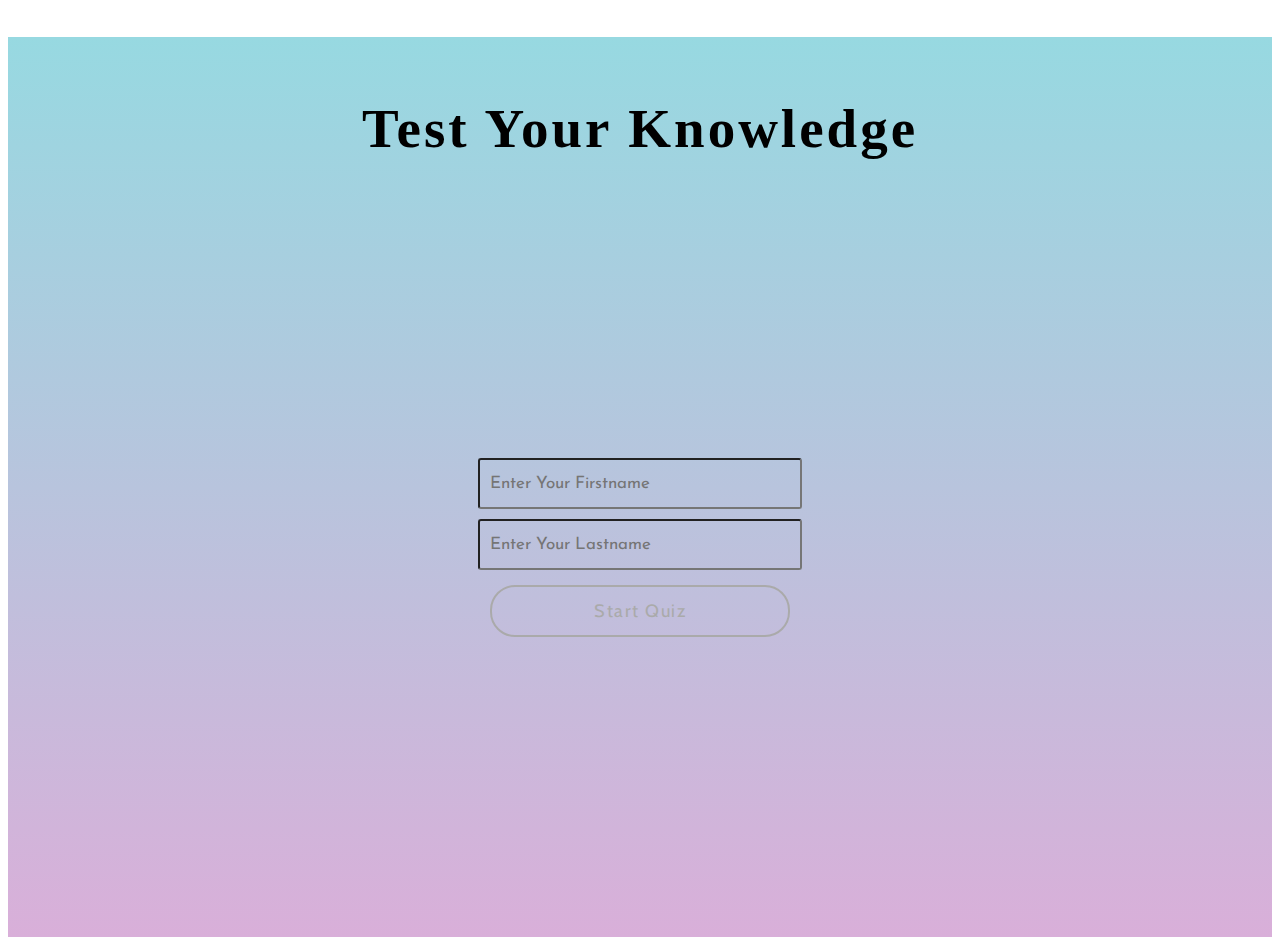
<file: Quiz/index.html>
<!DOCTYPE html>
<html lang="en">
<head>
	<meta charset="UTF-8">
	<title>Quiz</title>
	<link href="https://fonts.googleapis.com/css?family=Cabin" rel="stylesheet">
	<link rel="stylesheet" href="css.css">
	<link href="https://fonts.googleapis.com/css?family=Cormorant+Garamond|Inconsolata" rel="stylesheet">
	<link href="https://fonts.googleapis.com/css?family=Crimson+Text|Raleway" rel="stylesheet">
	<link href="https://fonts.googleapis.com/css?family=Josefin+Sans" rel="stylesheet">

</head>
<body>

    <section class="landing-page-container">

        <div class="landing-page-wrapper">
        <h1 id="landing-page-heading">Test Your Knowledge</h1>
           <div class="landing-inputs-wrapper">
            <input type="text" id="firstname" class="fullname" placeholder="Enter Your Firstname">
            <input type="text" id="lastname" class="fullname" placeholder="Enter Your Lastname">
            <button id="start-quiz-btn">Start Quiz</button>
            </div>
        </div>

    </section>

  <section class="admin-panel-container" style="display: none;">

       <div class='admin-panel-wrapper'>
        <div class="header">
         <h2>Add Questions</h2>
         <a href=""><button id="admin-logout-btn">Logout</button></a>
        </div>

         <div class="forms-wrapper">
          <button id="question-update-btn">Update</button>
          <button id="question-delete-btn">Delete</button>

          <textarea id="new-question-text" cols="" rows="" placeholder="New Question"></textarea>
          <div class="admin-options-container">
              <div class="admin-option-wrapper">
                  <input type="radio" class="admin-option-0" name="answer" value="0">
                  <input type="text" class="admin-option admin-option-0" value="">
              </div>
              <div class="admin-option-wrapper">
                  <input type="radio" class="admin-option-1" name="answer" value="1">
                  <input type="text" class="admin-option admin-option-1" value="">
              </div>
          </div>

          <button id="question-insert-btn">Insert</button>
         </div>

        <button id="questions-clear-btn">Clear List</button>
       </div>

       <div class="results-list-container">
         <div class="clear">
          <h2>Results</h2>
          <button id="results-clear-btn">Clear Results</button>
         </div>
          <div class="results-list-wrapper">

          </div>
       </div>

       <div class="inserted-questions-wrapper">

       </div>

   </section>

   <section class="quiz-container" style="display: none;">
    <div class="quiz-wrapper">

        <h2 id="asked-question-text">Why do you want to become developer?</h2>

        <div class="instant-answer-container">
        <img id="emotion" src="images/happy.png">
        <div id="instant-answer-wrapper">
            <p id="instant-answer-text">This is a correct answer</p>
            <button id="next-question-btn">Next</button>
        </div>
        </div>

        <div class="quiz-options-wrapper">
            <div class="choice-0"><span class="choice-0">1</span><p  class="choice-0">test1</p></div>
            <div class="choice-1"><span class="choice-1">2</span><p  class="choice-1">test2</p></div>
            <div class="choice-2"><span class="choice-2">3</span><p  class="choice-2">test3</p></div>
            <div class="choice-3"><span class="choice-3">4</span><p  class="choice-3">test4</p></div>
        </div>

    </div>

<!--***********PROGRESS BAR***********-->
    <div class="progressBar">
        <p id="progress">2/20</p>
        <progress value="30" max="100"></progress>
    </div>
   </section>

 <section class="final-result-container" style="display: none;">
    <div class="final-result-wrapper">
      <div class="final-result">
        <a href=""><button id="final-logout-btn">Logout</button></a>
        <h2 id="final-score-text"></h2>
       </div>
    </div>
 </section>

   </body>
   <script src="js/script.js"></script>
</html>
</file>
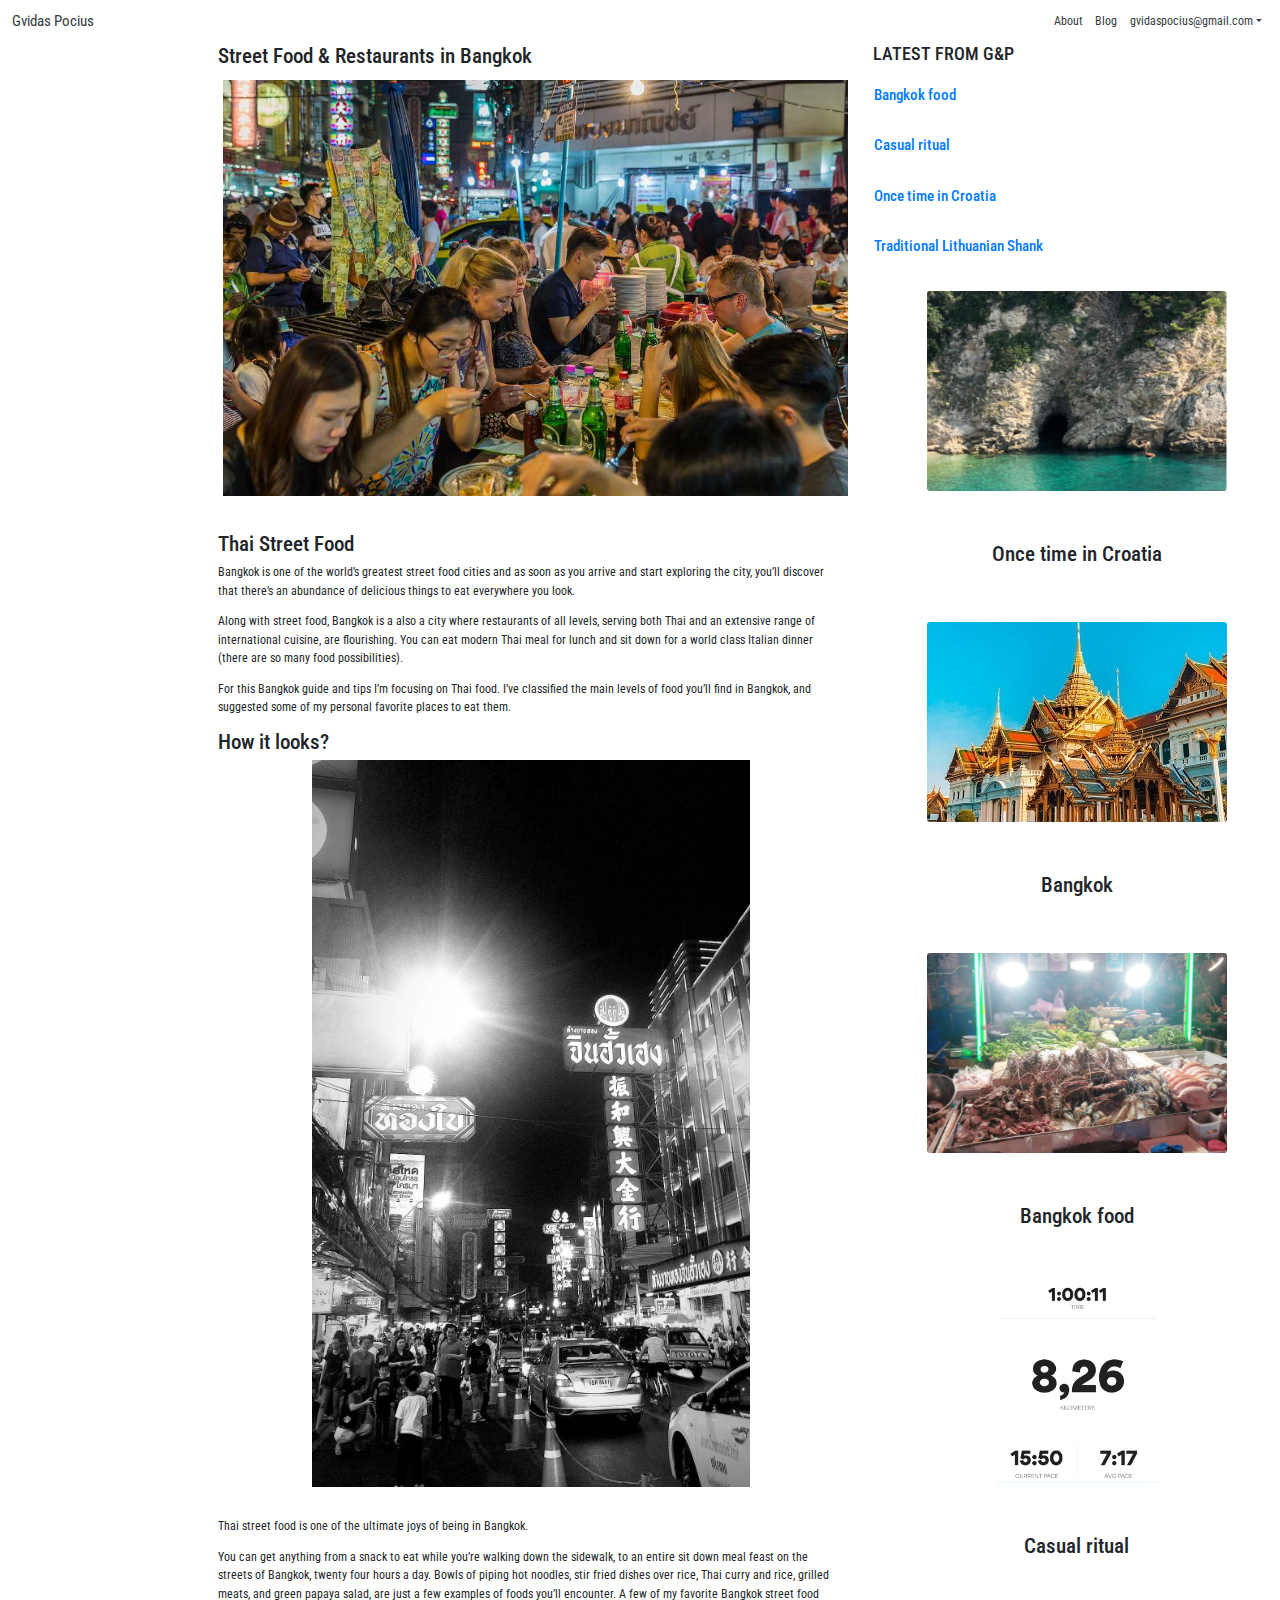
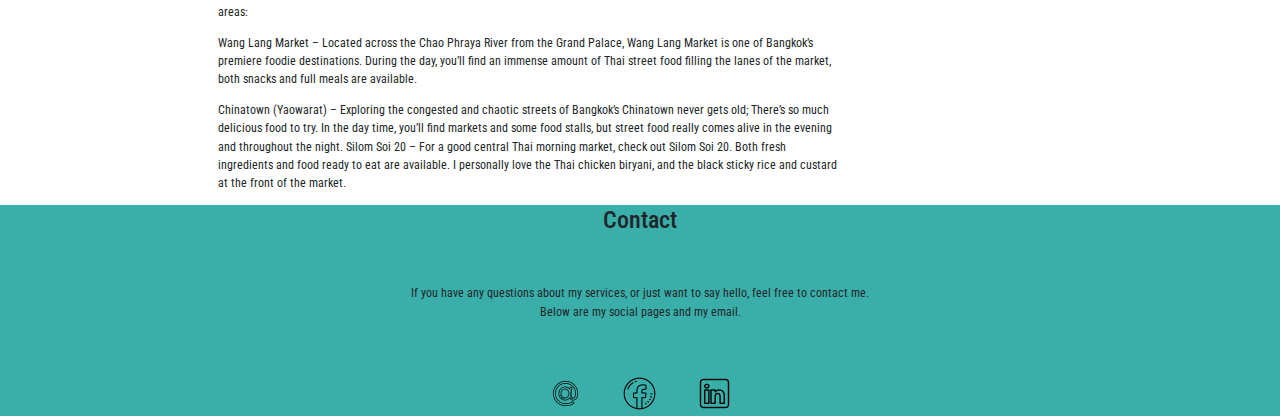
<file: bangokfood.html>
<!DOCTYPE html>
<html lang="en" dir="ltr">
  <head>
    <meta charset="utf-8">
    <meta name="viewport" content="width=device-width, initial-scale=1.0">
    <meta http-equiv="X-UA-Compatible" content="IE=edge,chrome=1">
    <link rel="stylesheet" href="css/blogstyle.css">
    <link href="https://fonts.googleapis.com/css2?family=Roboto+Mono&display=swap" rel="stylesheet">
    <link rel="stylesheet" href="https://stackpath.bootstrapcdn.com/bootstrap/4.4.1/css/bootstrap.min.css" integrity="sha384-Vkoo8x4CGsO3+Hhxv8T/Q5PaXtkKtu6ug5TOeNV6gBiFeWPGFN9MuhOf23Q9Ifjh" crossorigin="anonymous">
<link href="https://fonts.googleapis.com/css2?family=Roboto+Condensed&display=swap" rel="stylesheet">
<title>Gvidas Pocius</title>
  </head>
  <body>
      <nav class="mb-0 navbar navbar-expand-lg navbar-dark info-color">
          <a class="navbar-brand text-dark" href="index.html">Gvidas Pocius</a>
          <button class="navbar-toggler" type="button" data-toggle="collapse" data-target="#navbarToggleExternalContent" aria-controls="navbarToggleExternalContent" aria-expanded="false" aria-label="Toggle navigation">
            <span class="navbar-toggler-icon"></span>
          </button>
          <div class="collapse navbar-collapse" id="navbarSupportedContent-4">
            <ul class="navbar-nav ml-auto">
              <li class="nav-item active">
                <a class="nav-link text-dark" href="index.html">About
                  <span class="sr-only">(current)</span>
                </a>
              </li>
              <li class="nav-item">
                <a class="nav-link text-dark" href="blog.html">Blog</a>
              </li>
              <li class="nav-item dropdown">
                <a class="nav-link dropdown-toggle text-dark" id="navbarDropdownMenuLink-4" data-toggle="dropdown"
                  aria-haspopup="true" aria-expanded="false">gvidaspocius@gmail.com</a>
                <div class="dropdown-menu dropdown-menu-right dropdown-info" aria-labelledby="navbarDropdownMenuLink-4">
                  <a class="dropdown-item text-dark" href="#">City: Klaipėda/Vilnius</a>
                  <a class="dropdown-item text-dark" href="#">Phone: +37063522409s</a>
                </div>
              </li>
            </ul>
          </div>
        </nav>
        <div class="row justify-content-end">
                <div class="col-sm-6 col-md-6">
                  <h3>Street Food & Restaurants in Bangkok</h3>
                  <a href="chelsea.html">
                      <img src="css/img/bangkokfood.jpg" class="img-fluid bangkokfood" alt="Responsive image">
                  </a>
                  <h3 class="margin-before">Thai Street Food</h3>
                  <p>Bangkok is one of the world’s greatest street food cities and as soon as you arrive and
                    start exploring the city, you’ll discover that there’s an abundance of delicious things to eat everywhere you look.</p>

                  <p>Along with street food, Bangkok is a also a city where restaurants of all levels, serving both
                    Thai and an extensive range of international cuisine, are flourishing. You can eat modern Thai meal
                    for lunch and sit down for a world class Italian dinner (there are so many food possibilities).</p>

                  <p>For this Bangkok guide and tips I’m focusing on Thai food. I’ve classified the main levels of food
                    you’ll find in Bangkok, and suggested some of my personal favorite places to eat them.</p>
                  <h3>How it looks?</h3>
                  <img src="css/img/howitlooks.jpg" class="img-fluid size-image " alt="Responsive image">
                  <p class="margin-before">Thai street food is one of the ultimate joys of being in Bangkok.

                  <p>You can get anything from a snack to eat while you’re walking down the sidewalk,
                    to an entire sit down meal feast on the streets of Bangkok, twenty four hours a day.
                    Bowls of piping hot noodles, stir fried dishes over rice, Thai curry and rice, grilled meats,
                    and green papaya salad, are just a few examples of foods you’ll encounter. A few of my
                    favorite Bangkok street food areas:</p>

                  <p>Wang Lang Market – Located across the Chao Phraya River from the Grand Palace,
                    Wang Lang Market is one of Bangkok’s premiere foodie destinations. During the day, you’ll find
                    an immense amount of Thai street food filling the lanes of the market, both snacks and full
                    meals are available.</p>
                  <p>Chinatown (Yaowarat) – Exploring the congested and chaotic streets of Bangkok’s Chinatown
                    never gets old; There’s so much delicious food to try. In the day time, you’ll find markets
                    and some food stalls, but street food really comes alive in the evening and throughout the night.
                    Silom Soi 20 – For a good central Thai morning market, check out Silom Soi 20.
                    Both fresh ingredients and food ready to eat are available. I personally love
                    the Thai chicken biryani, and the black sticky rice and custard at the front of the market.</p>
                </div>
                <div class="col-sm-6 col-md-4">
                  <h4 class="theme-author">LATEST FROM G&P</h4>
                  <div class="themes-names">
                  <h5 class="theme-recent hover_text"><a href="bangokfood.html">Bangkok food</a></h5>
                  <h5 class="theme-recent hover_text"><a href="ritual.html">Casual ritual</a></h5>
                  <h5 class="theme-recent hover_text"><a href="croatia.html">Once time in Croatia</a></h5>
                  <h5 class="theme-recent hover_text"><a href="paella.html">Traditional Lithuanian Shank</a></h5>
                  </div>
                  <div class="text-center">
                      <img src="css/img/croatia.png" class="rounded" alt="...">
                      <h3 class="theme-caption">Once time in Croatia</h3>
                  </div>
                  <div class="text-center">
                      <img src="css/img/bangkok.jpg" class="rounded" alt="...">
                      <h3 class="theme-caption">Bangkok</h3>
                  </div>
                  <div class="text-center">
                      <img src="css/img/bangkokfood.png" class="rounded" alt="...">
                      <h3 class="theme-caption">Bangkok food</h3>
                  </div>
                  <div class="text-center">
                      <img src="css/img/runningtime.png" class="rounded" alt="...">
                      <h3 class="theme-caption">Casual ritual</h3>
                  </div>
                </div>

                </div>
                <footer class="footer">
                  <div class="footer-color">
                  <h2 class="text-center text-footer text-h2">Contact</h2>

                  <div class="text-center">
                    <p>If you have any questions about my services, or just want to say hello,
                      feel free to contact me.<br> Below are my social pages and my email.</p>
                  </div>
                  <div class="container">
                    <div class="row">
                      <div class="col-4 col-md-4"><img src="css/img/icons8-email-35.png" alt=""></div>
                      <div class="col-4 col-md-4">
                        <a href="https://www.facebook.com/jullkio">
                        <img src="css/img/icons8-facebook-35.png" alt=""></a></div>
                      <div class="col-4 col-md-4">
                        <a href="https://www.linkedin.com/in/gvidas-pocius-a7aba1137/">
                        <img src="css/img/icons8-linkedin-35.png" alt=""></a></div>
                    </div>
                  </div>
                  </div>
                </footer>
      </body>
    </html>
</file>
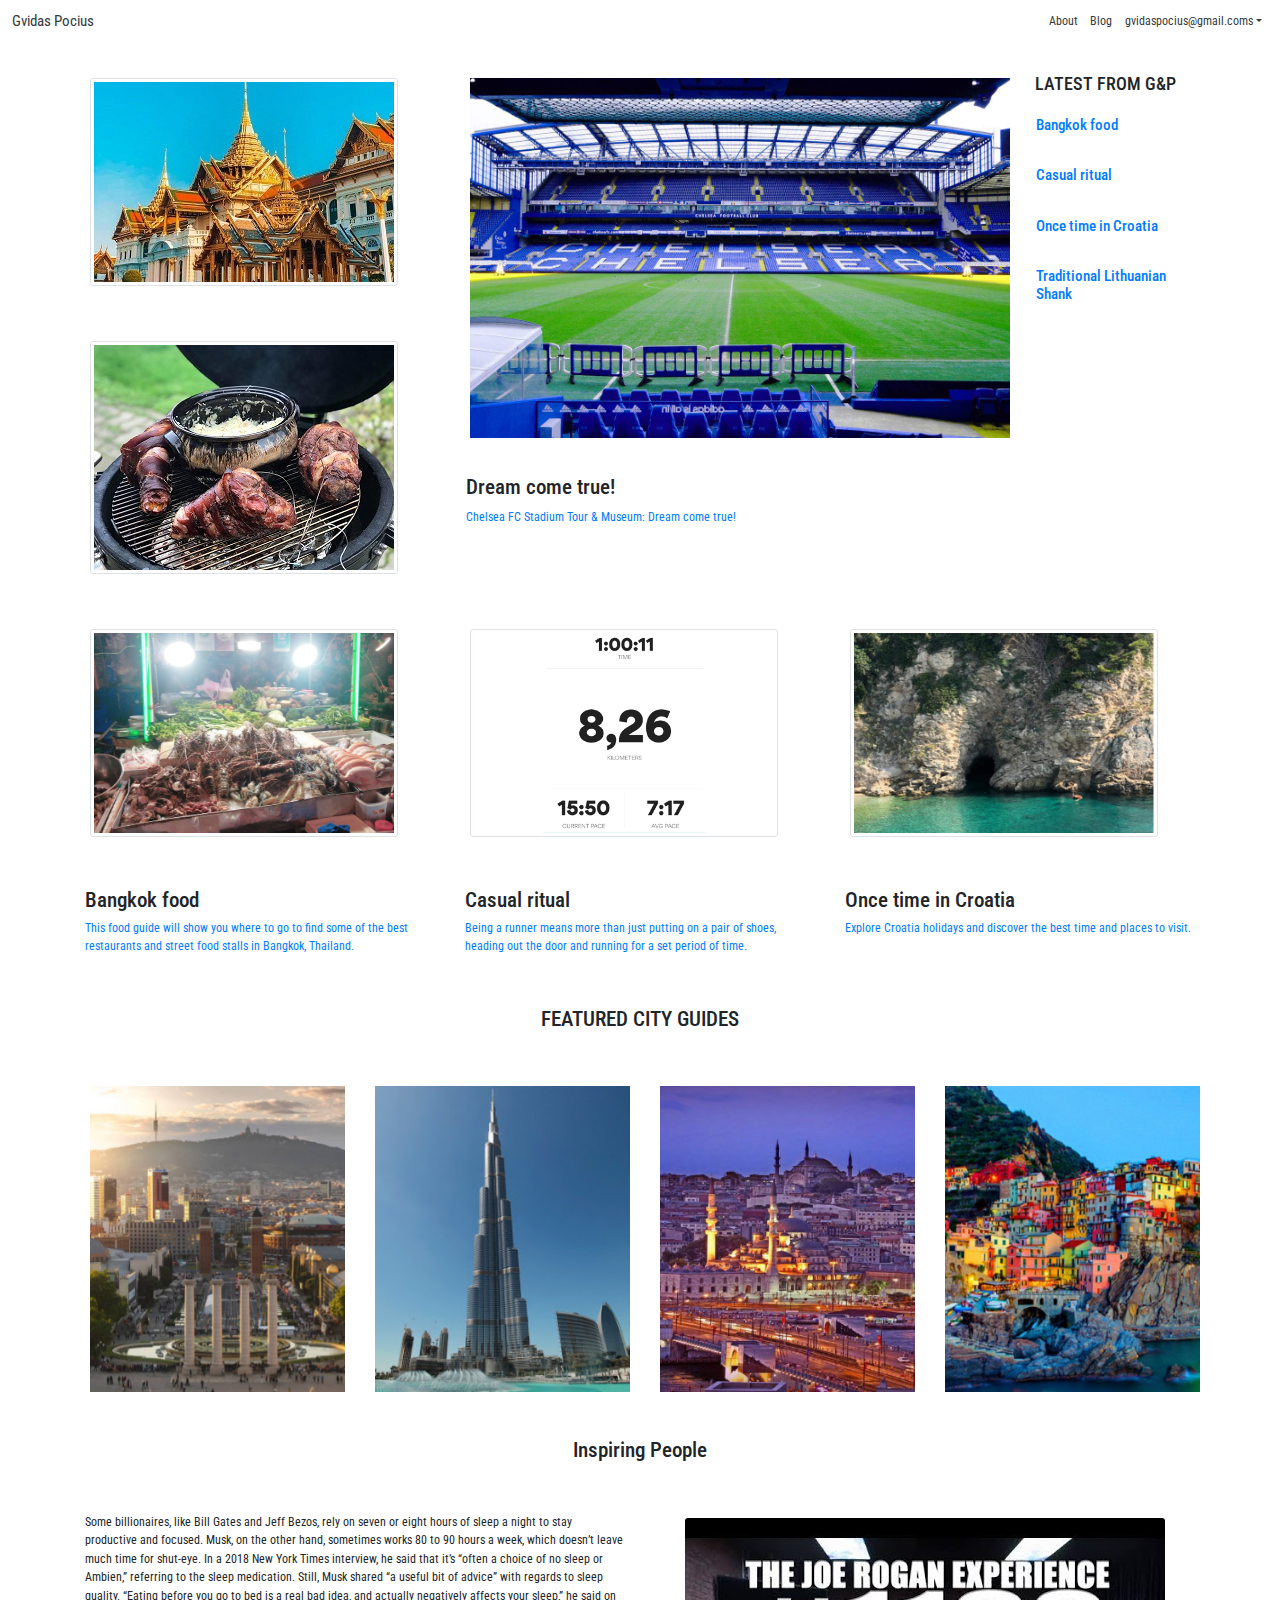
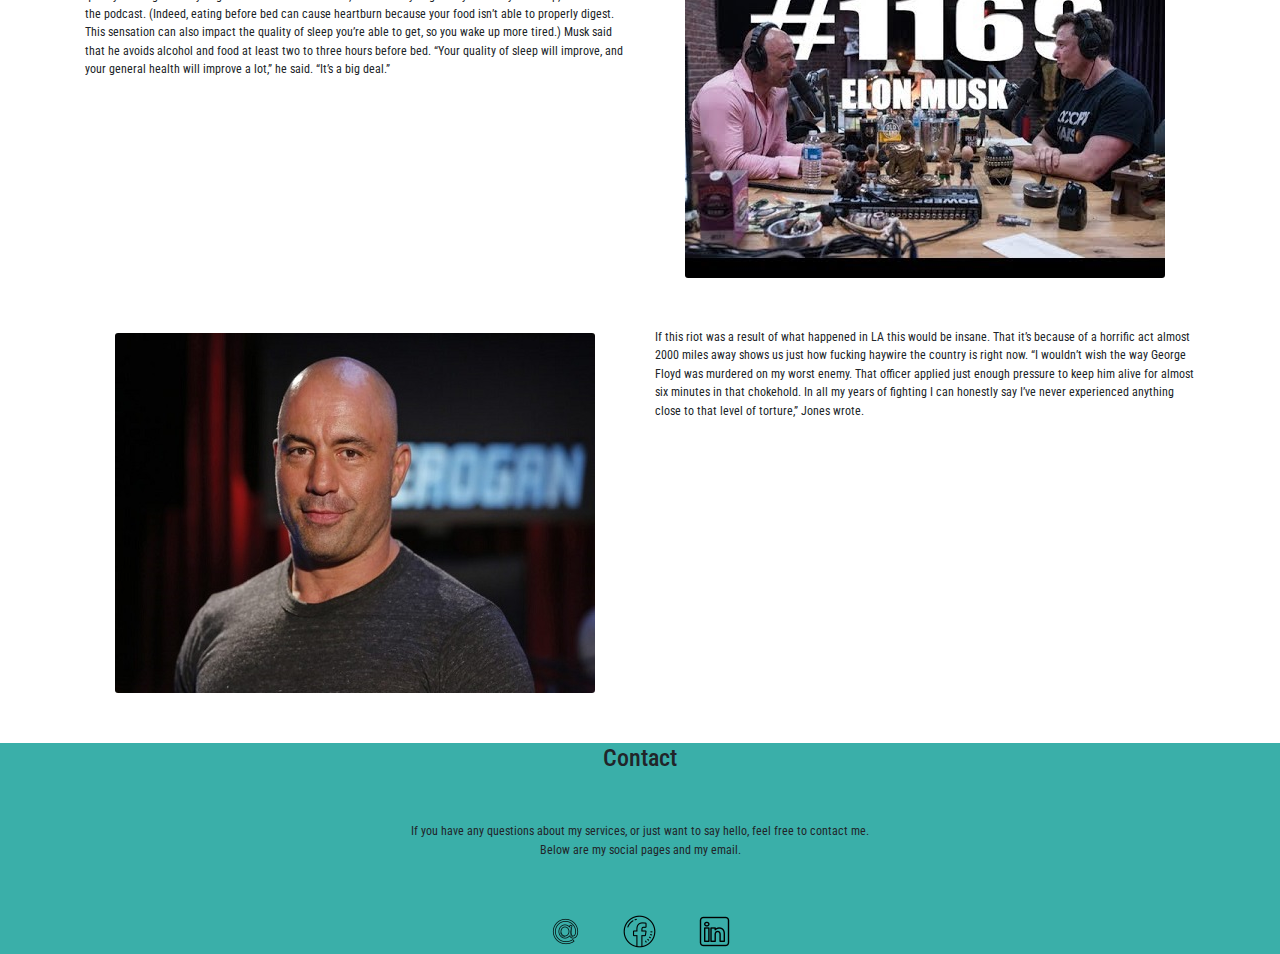
<file: blog.html>
<!DOCTYPE html>
<html lang="en" dir="ltr">
  <head>
    <meta charset="utf-8">
    <meta name="viewport" content="width=device-width, initial-scale=1.0">
    <meta http-equiv="X-UA-Compatible" content="IE=edge,chrome=1">
    <link rel="stylesheet" href="css/blogstyle.css">
    <link href="https://fonts.googleapis.com/css2?family=Roboto+Mono&display=swap" rel="stylesheet">
    <link rel="stylesheet" href="https://stackpath.bootstrapcdn.com/bootstrap/4.4.1/css/bootstrap.min.css" integrity="sha384-Vkoo8x4CGsO3+Hhxv8T/Q5PaXtkKtu6ug5TOeNV6gBiFeWPGFN9MuhOf23Q9Ifjh" crossorigin="anonymous">
<link href="https://fonts.googleapis.com/css2?family=Roboto+Condensed&display=swap" rel="stylesheet">
<title>Gvidas Pocius</title>
  </head>
  <body>
      <nav class="mb-0 navbar navbar-expand-lg navbar-dark info-color">
          <a class="navbar-brand text-dark" href="index.html">Gvidas Pocius</a>
          <button class="navbar-toggler" type="button" data-toggle="collapse" data-target="#navbarToggleExternalContent" aria-controls="navbarToggleExternalContent" aria-expanded="false" aria-label="Toggle navigation">
            <span class="navbar-toggler-icon"></span>
          </button>
          <div class="collapse navbar-collapse" id="navbarSupportedContent-4">
            <ul class="navbar-nav ml-auto">
              <li class="nav-item active">
                <a class="nav-link text-dark" href="index.html">About
                  <span class="sr-only">(current)</span>
                </a>
              </li>
              <li class="nav-item">
                <a class="nav-link text-dark" href="blog.html">Blog</a>
              </li>
              <li class="nav-item dropdown">
                <a class="nav-link dropdown-toggle text-dark" id="navbarDropdownMenuLink-4" data-toggle="dropdown"
                  aria-haspopup="true" aria-expanded="false">gvidaspocius@gmail.coms</a>
                <div class="dropdown-menu dropdown-menu-right dropdown-info" aria-labelledby="navbarDropdownMenuLink-4">
                  <a class="dropdown-item text-dark" href="#">City: Klaipėda/Vilnius</a>
                  <a class="dropdown-item text-dark" href="#">Phone: +37063522409s</a>
                </div>
              </li>
            </ul>
          </div>
        </nav>
  <div class="theme-margin">
    <div class="container">
        <div class="row no-pad">
    <div class="col-4 col-sm-4 col-md-4">
      <a href="bangkokfood.html">
      <img src="css/img/bangkok.jpg" alt="Bangkok" class="rounded img-thumbnail">
    </a>
    <a href="paella.html">
      <img src="css/img/meat.jpg" alt="Meat" class="rounded img-thumbnail">
    </a>
    </div>
    <div class="col-6 col-sm-6 col-md-6">
      <a href="chelsea.html">
      <img src="css/img/chelsea.jpg" class="img-fluid" alt="Responsive image">
      </a>
      <h3 class="theme-margin hover_text">Dream come true!</h3>
      <p class="theme-recent hover_text"><a href="chelsea.html">Chelsea FC Stadium Tour & Museum: Dream come true!</a></p>
    </div>
    <div class="col-2 col-sm-2 col-md-2">
      <h4 class="theme-author">LATEST FROM G&P</h4>
      <div class="themes-names">
      <h5 class="theme-recent hover_text"><a href="bangokfood.html">Bangkok food</a></h5>
      <h5 class="theme-recent hover_text"><a href="ritual.html">Casual ritual</a></h5>
      <h5 class="theme-recent hover_text"><a href="croatia.html">Once time in Croatia</a></h5>
      <h5 class="theme-recent hover_text"><a href="paella.html">Traditional Lithuanian Shank</a></h5>
      </div>
        </div>
    </div>
  </div>
</div>
          <div class="container">
                  <div class="row align-items-start">
                    <div class="col-12 col-sm-12 col-md-4">
                    <a href="bangkokfood.html">
                    <img src="css/img/bangkokfood.png" alt="Bangkok" class="rounded img-thumbnail imagethumb">
                    </a>
                    <h3 class="theme-caption">Bangkok food</h3>
                    <a href="bangkokfood.html">
                    <p class="theme-about">This food guide will show you where to go to find some of the best restaurants and street food stalls in Bangkok, Thailand.</p>
                    </a>
                  </div>
                  <div class="col-12 col-sm-12 col-md-4">
                    <a href="ritual.html">
                    <img src="css/img/runningtime.png" alt="Running ritual" class="rounded img-thumbnail imagethumb">
                    </a>
                    <h3 class="theme-caption">Casual ritual</h3>
                    <a href="ritual.html">
                    <p class="theme-about">Being a runner means more than just putting on a pair of shoes, heading out the door and running for a set period of time.</p>
                    </a>
                  </div>
                  <div class="col-12 col-sm-12 col-md-4 ">
                    <a href="croatia.html">
                    <img src="css/img/croatia.png" alt="Croatia" class="rounded img-thumbnail imagethumb">
                    </a>
                    <h3 class="theme-caption">Once time in Croatia</h3>
                    <a href="croatia.html">
                    <p class="theme-about">Explore Croatia holidays and discover the best time and places to visit.</p>
                    </a>
                  </div>
                </div>
          </div>

          <h3 class="text-center">FEATURED CITY GUIDES</h3>

    <div class="container">
      <div class="row align-items-start">
      <div class="col col-6 col-sm-6 col-md-3">
        <img src="css/img/barcelonacity.png" class="img-fluid" alt="Responsive image">
      </div>
      <div class="col col-6 col-sm-6 col-md-3">
        <img src="css/img/dubaicity.png" class="img-fluid" alt="Responsive image">
      </div>
      <div class="col col-6 col-sm-6 col-md-3">
        <img src="css/img/stambul.png" class="img-fluid" alt="Responsive image">
      </div>
      <div class="col col-6 col-sm-6 col-md-3">
        <img src="css/img/italycity.png" class="img-fluid" alt="Responsive image">
      </div>
    </div>
  </div>
        <h3 class="text-center after-cente">Inspiring People</h3>
    <div class="container">
            <div class="row align-items-start">
              <div class="col-12 col-sm-12 col-md-6 d-flex justify-content-center">
                <p class="">Some billionaires, like Bill Gates and Jeff Bezos, rely on seven or eight hours of sleep a night to stay productive and focused.
                  Musk, on the other hand, sometimes works 80 to 90 hours a week, which doesn’t leave much time for shut-eye. In a 2018 New York Times interview, he said that it’s “often a choice of no sleep or Ambien,” referring to the sleep medication.
                  Still, Musk shared “a useful bit of advice” with regards to sleep quality.
                  “Eating before you go to bed is a real bad idea, and actually negatively affects your sleep,” he said on the podcast. (Indeed, eating before bed can cause heartburn because your food isn’t able to properly digest. This sensation can also impact the quality of sleep you’re able to get, so you wake up more tired.)
                  Musk said that he avoids alcohol and food at least two to three hours before bed.
                  “Your quality of sleep will improve, and your general health will improve a lot,” he said. “It’s a big deal.”</p>
            </div>
            <div class="col-12 col-sm-12 col-md-6 d-flex justify-content-center">
                <img src="css/img/elonrogan.jpg" class="img-fluid rounded" alt="Responsive image">
            </div>
          </div>
    </div>

      <div class="container">
            <div class="row align-items-start">
              <div class="col-12 col-sm-12 col-md-6 d-flex justify-content-center">
                <img src="css/img/joerogan.jpg" class="img-fluid rounded" alt="Responsive image">
              </div>
            <div class="col-12 col-sm-12 col-md-6 d-flex justify-content-center">
                <p class="align-middle">If this riot was a result of what happened in LA this would be insane.
                  That it’s because of a horrific act almost 2000 miles away shows us just
                  how fucking haywire the country is right now. “I wouldn’t wish the way George Floyd
                  was murdered on my worst enemy. That officer applied just enough pressure to keep him
                  alive for almost six minutes in that chokehold. In all my years of fighting I can honestly
                  say I’ve never experienced anything close to that level of torture,” Jones wrote.</p>
            </div>
          </div>
    </div>

    <footer class="footer">
      <div class="footer-color">
      <h2 class="text-center text-footer text-h2">Contact</h2>

      <div class="text-center">
        <p>If you have any questions about my services, or just want to say hello,
          feel free to contact me.<br> Below are my social pages and my email.</p>
      </div>
      <div class="container">
        <div class="row">
          <div class="col-4 col-md-4"><img src="css/img/icons8-email-35.png" alt=""></div>
          <div class="col-4 col-md-4">
            <a href="https://www.facebook.com/jullkio">
            <img src="css/img/icons8-facebook-35.png" alt=""></a></div>
          <div class="col-4 col-md-4">
            <a href="https://www.linkedin.com/in/gvidas-pocius-a7aba1137/">
            <img src="css/img/icons8-linkedin-35.png" alt=""></a></div>
        </div>
      </div>
      </div>
    </footer>

  </body>
</html>
</file>
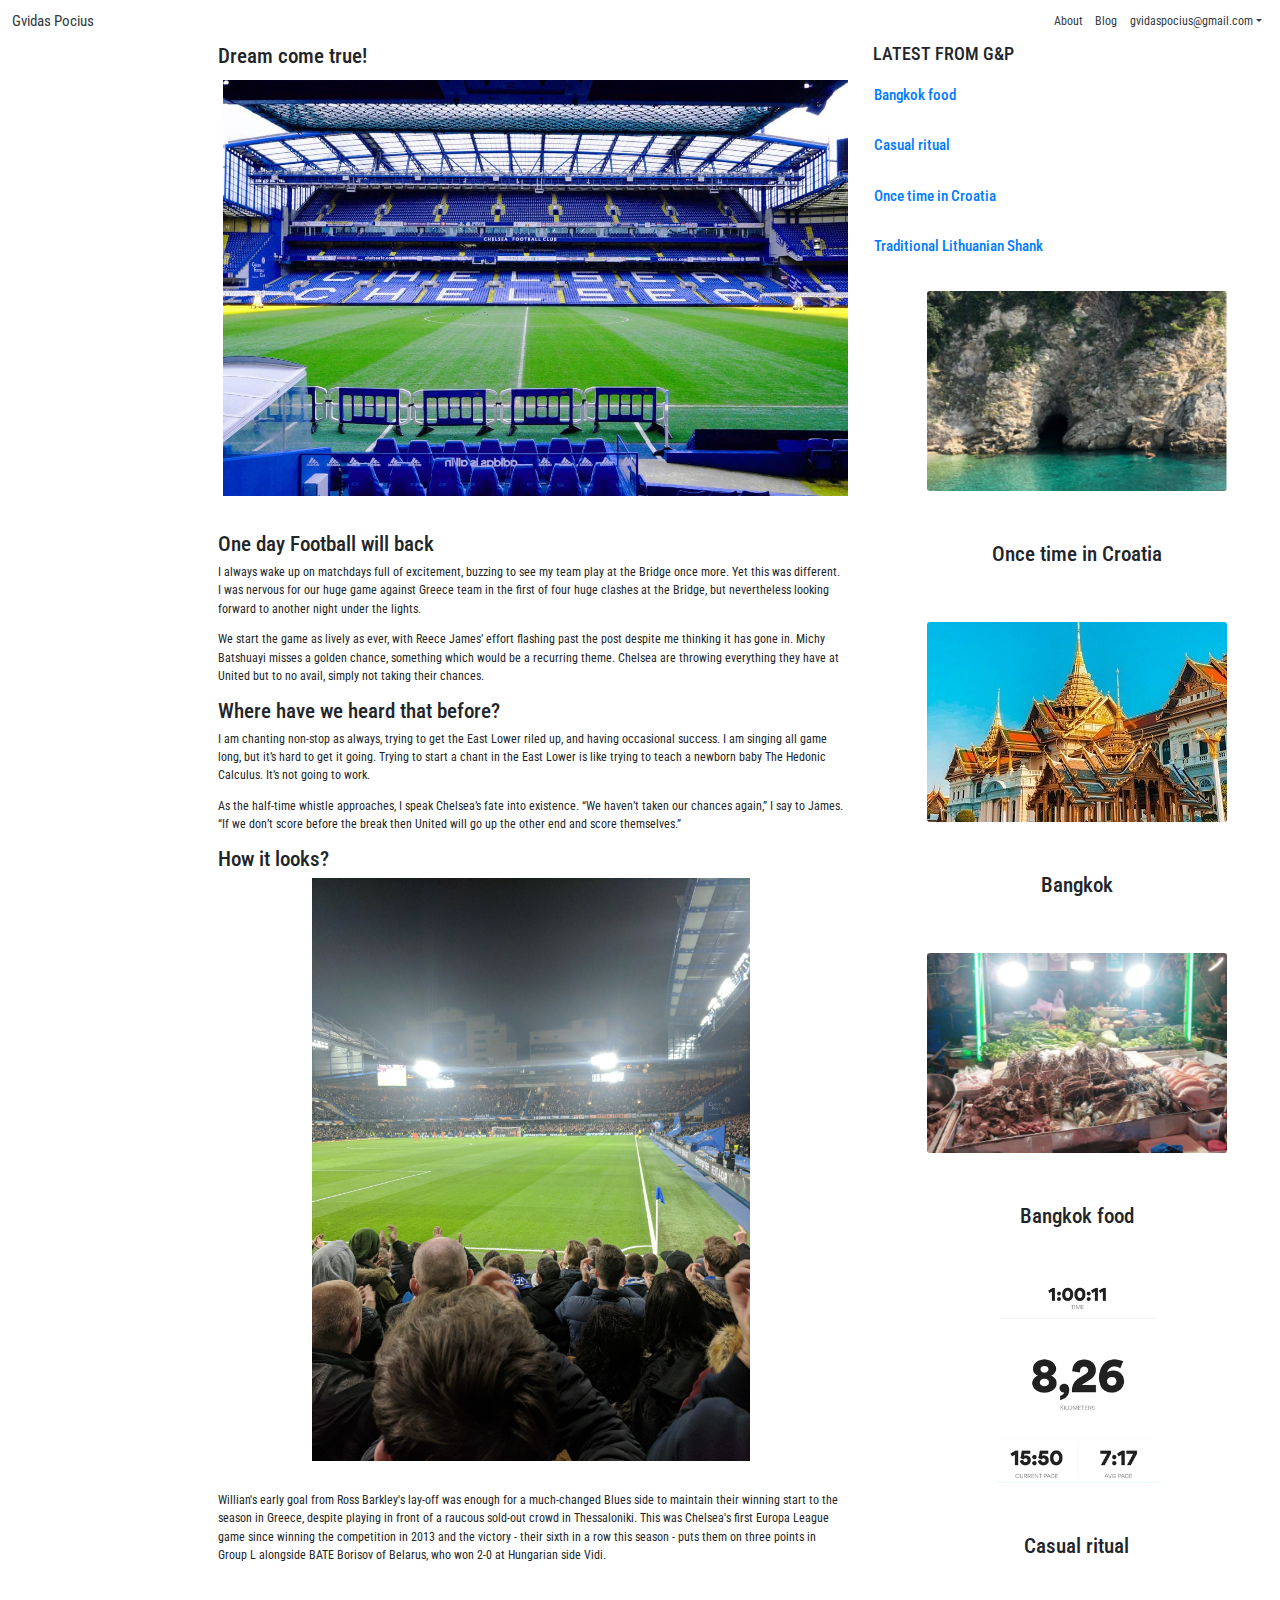
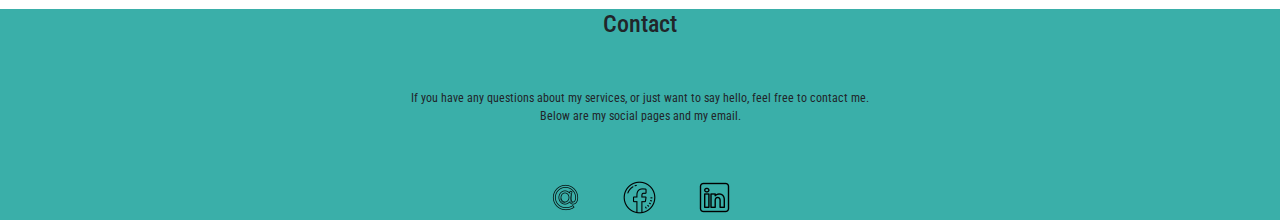
<file: chelsea.html>
<!DOCTYPE html>
<html lang="en" dir="ltr">
  <head>
    <meta charset="utf-8">
    <meta name="viewport" content="width=device-width, initial-scale=1.0">
    <meta http-equiv="X-UA-Compatible" content="IE=edge,chrome=1">
    <link rel="stylesheet" href="css/blogstyle.css">
    <link href="https://fonts.googleapis.com/css2?family=Roboto+Mono&display=swap" rel="stylesheet">
    <link rel="stylesheet" href="https://stackpath.bootstrapcdn.com/bootstrap/4.4.1/css/bootstrap.min.css" integrity="sha384-Vkoo8x4CGsO3+Hhxv8T/Q5PaXtkKtu6ug5TOeNV6gBiFeWPGFN9MuhOf23Q9Ifjh" crossorigin="anonymous">
<link href="https://fonts.googleapis.com/css2?family=Roboto+Condensed&display=swap" rel="stylesheet">
<title>Gvidas Pocius</title>
  </head>
  <body>
      <nav class="mb-0 navbar navbar-expand-lg navbar-dark info-color">
          <a class="navbar-brand text-dark" href="index.html">Gvidas Pocius</a>
          <button class="navbar-toggler" type="button" data-toggle="collapse" data-target="#navbarToggleExternalContent" aria-controls="navbarToggleExternalContent" aria-expanded="false" aria-label="Toggle navigation">
            <span class="navbar-toggler-icon"></span>
          </button>
          <div class="collapse navbar-collapse" id="navbarSupportedContent-4">
            <ul class="navbar-nav ml-auto">
              <li class="nav-item active">
                <a class="nav-link text-dark" href="index.html">About
                  <span class="sr-only">(current)</span>
                </a>
              </li>
              <li class="nav-item">
                <a class="nav-link text-dark" href="blog.html">Blog</a>
              </li>
              <li class="nav-item dropdown">
                <a class="nav-link dropdown-toggle text-dark" id="navbarDropdownMenuLink-4" data-toggle="dropdown"
                  aria-haspopup="true" aria-expanded="false">gvidaspocius@gmail.com</a>
                <div class="dropdown-menu dropdown-menu-right dropdown-info" aria-labelledby="navbarDropdownMenuLink-4">
                  <a class="dropdown-item text-dark" href="#">City: Klaipėda/Vilnius</a>
                  <a class="dropdown-item text-dark" href="#">Phone: +37063522409s</a>
                </div>
              </li>
            </ul>
          </div>
        </nav>
        <div class="row justify-content-end">
                <div class="col-sm-6 col-md-6">
                  <h3>Dream come true!</h3>
                  <a href="chelsea.html">
                      <img src="css/img/chelsea.jpg" class="img-fluid" alt="Responsive image">
                  </a>
                  <h3 class="margin-before">One day Football will back</h3>
                  <p>I always wake up on matchdays full of excitement, buzzing to see my team play at the Bridge once more.
                    Yet this was different. I was nervous for our huge game against Greece team in the first of four huge
                    clashes at the Bridge, but nevertheless looking forward to another night under the lights. </p>

                  <p>We start the game as lively as ever, with Reece James’ effort flashing past the post despite me thinking
                    it has gone in. Michy Batshuayi misses a golden chance, something which would be a recurring theme. Chelsea
                    are throwing everything they have at United but to no avail, simply not taking their chances. </p>

                  <h3>Where have we heard that before?</h3>

                  <p>I am chanting non-stop as always, trying to get the East Lower riled up, and having occasional success.
                    I am singing all game long, but it’s hard to get it going. Trying to start a chant in the East Lower is
                    like trying to teach a newborn baby The Hedonic Calculus. It’s not going to work.</p>

                  <p>As the half-time whistle approaches, I speak Chelsea’s fate into existence.
                  “We haven’t taken our chances again,” I say to James. “If we don’t score before the break then United will
                  go up the other end and score themselves.”</p>

                  <h3>How it looks?</h3>
                  <img src="css/img/chelsaebridge.jpg" class="img-fluid size-image " alt="Responsive image">
                  <p class="margin-before">Willian's early goal from Ross Barkley's lay-off was enough for a much-changed Blues side to maintain
                    their winning start to the season in Greece, despite playing in front of a raucous sold-out crowd in
                    Thessaloniki.
                    This was Chelsea's first Europa League game since winning the competition in 2013
                    and the victory - their sixth in a row this season - puts them on three points in
                    Group L alongside BATE Borisov of Belarus, who won 2-0 at Hungarian side Vidi.</p>
                </div>
                <div class="col-sm-6 col-md-4">
                  <h4 class="theme-author">LATEST FROM G&P</h4>
                  <div class="themes-names">
                  <h5 class="theme-recent hover_text"><a href="bangokfood.html">Bangkok food</a></h5>
                  <h5 class="theme-recent hover_text"><a href="ritual.html">Casual ritual</a></h5>
                  <h5 class="theme-recent hover_text"><a href="croatia.html">Once time in Croatia</a></h5>
                  <h5 class="theme-recent hover_text"><a href="paella.html">Traditional Lithuanian Shank</a></h5>
                  </div>
                  <div class="text-center">
                      <img src="css/img/croatia.png" class="rounded" alt="...">
                      <h3 class="theme-caption">Once time in Croatia</h3>
                  </div>
                  <div class="text-center">
                      <img src="css/img/bangkok.jpg" class="rounded" alt="...">
                      <h3 class="theme-caption">Bangkok</h3>
                  </div>
                  <div class="text-center">
                      <img src="css/img/bangkokfood.png" class="rounded" alt="...">
                      <h3 class="theme-caption">Bangkok food</h3>
                  </div>
                  <div class="text-center">
                      <img src="css/img/runningtime.png" class="rounded" alt="...">
                      <h3 class="theme-caption">Casual ritual</h3>
                  </div>
                </div>

                </div>
                <footer class="footer">
                  <div class="footer-color">
                  <h2 class="text-center text-footer text-h2">Contact</h2>

                  <div class="text-center">
                    <p>If you have any questions about my services, or just want to say hello,
                      feel free to contact me.<br> Below are my social pages and my email.</p>
                  </div>
                  <div class="container">
                    <div class="row">
                      <div class="col-4 col-md-4"><img src="css/img/icons8-email-35.png" alt=""></div>
                      <div class="col-4 col-md-4">
                        <a href="https://www.facebook.com/jullkio">
                        <img src="css/img/icons8-facebook-35.png" alt=""></a></div>
                      <div class="col-4 col-md-4">
                        <a href="https://www.linkedin.com/in/gvidas-pocius-a7aba1137/">
                        <img src="css/img/icons8-linkedin-35.png" alt=""></a></div>
                    </div>
                  </div>
                  </div>
                </footer>
      </body>
    </html>
</file>
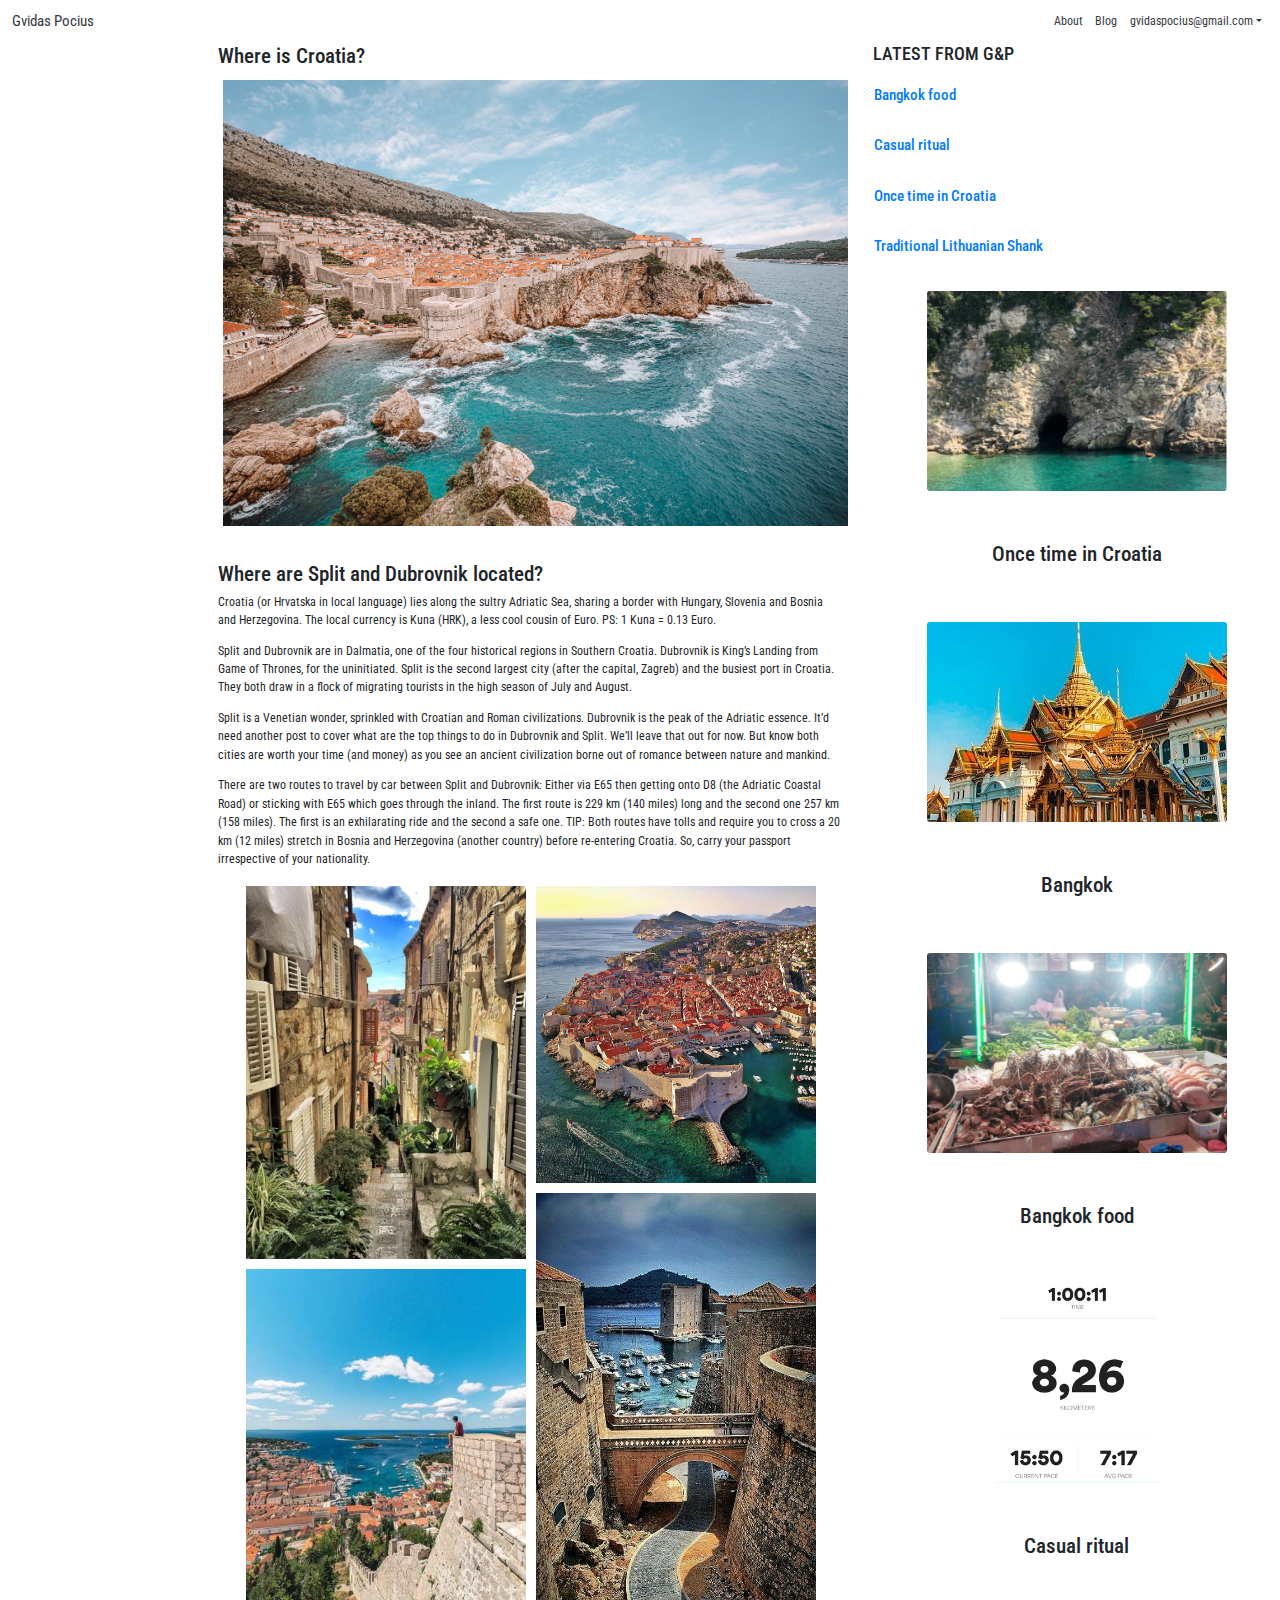
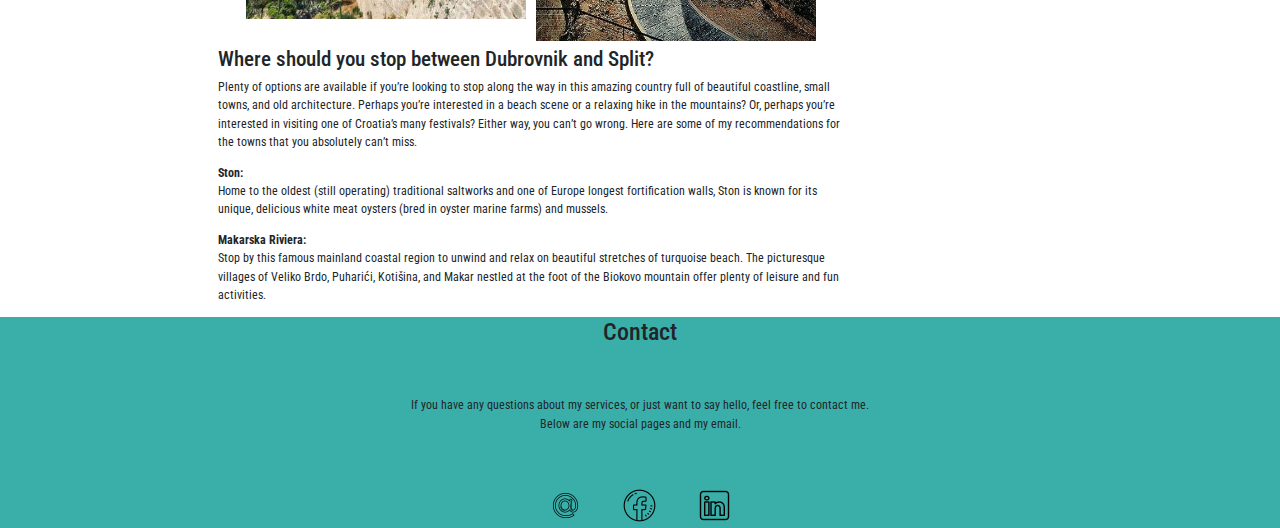
<file: croatia.html>
<!DOCTYPE html>
<html lang="en" dir="ltr">
  <head>
    <meta charset="utf-8">
    <meta name="viewport" content="width=device-width, initial-scale=1.0">
    <meta http-equiv="X-UA-Compatible" content="IE=edge,chrome=1">
    <link rel="stylesheet" href="css/blogstyle.css">
    <link href="https://fonts.googleapis.com/css2?family=Roboto+Mono&display=swap" rel="stylesheet">
    <link rel="stylesheet" href="https://stackpath.bootstrapcdn.com/bootstrap/4.4.1/css/bootstrap.min.css" integrity="sha384-Vkoo8x4CGsO3+Hhxv8T/Q5PaXtkKtu6ug5TOeNV6gBiFeWPGFN9MuhOf23Q9Ifjh" crossorigin="anonymous">
<link href="https://fonts.googleapis.com/css2?family=Roboto+Condensed&display=swap" rel="stylesheet">
<title>Gvidas Pocius</title>
  </head>
  <body>
      <nav class="mb-0 navbar navbar-expand-lg navbar-dark info-color">
          <a class="navbar-brand text-dark" href="#">Gvidas Pocius</a>
          <button class="navbar-toggler" type="button" data-toggle="collapse" data-target="#navbarToggleExternalContent" aria-controls="navbarToggleExternalContent" aria-expanded="false" aria-label="Toggle navigation">
            <span class="navbar-toggler-icon"></span>
          </button>
          <div class="collapse navbar-collapse" id="navbarSupportedContent-4">
            <ul class="navbar-nav ml-auto">
              <li class="nav-item active">
                <a class="nav-link text-dark" href="index.html">About
                  <span class="sr-only">(current)</span>
                </a>
              </li>
              <li class="nav-item">
                <a class="nav-link text-dark" href="blog.html">Blog</a>
              </li>
              <li class="nav-item dropdown">
                <a class="nav-link dropdown-toggle text-dark" id="navbarDropdownMenuLink-4" data-toggle="dropdown"
                  aria-haspopup="true" aria-expanded="false">gvidaspocius@gmail.com</a>
                <div class="dropdown-menu dropdown-menu-right dropdown-info" aria-labelledby="navbarDropdownMenuLink-4">
                  <a class="dropdown-item text-dark" href="#">City: Klaipėda/Vilnius</a>
                  <a class="dropdown-item text-dark" href="#">Phone: +37063522409s</a>
                </div>
              </li>
            </ul>
          </div>
        </nav>
        <div class="row justify-content-end">
                <div class="col-sm-6 col-md-6">
                  <h3>Where is Croatia?</h3>
                  <a href="chelsea.html">
                      <img src="css/img/dubrovnikguide.jpg" class="img-fluid" alt="Responsive image">
                  </a>
                  <h3 class="margin-before">Where are Split and Dubrovnik located?</h3>
                  <p>Croatia (or Hrvatska in local language) lies along the sultry Adriatic Sea,
                    sharing a border with Hungary, Slovenia and Bosnia and Herzegovina. The local
                    currency is Kuna (HRK), a less cool cousin of Euro. PS: 1 Kuna = 0.13 Euro.</p>

                  <p>Split and Dubrovnik are in Dalmatia, one of the four historical regions in Southern Croatia.
                    Dubrovnik is King’s Landing from Game of Thrones, for the uninitiated. Split is the second
                    largest city (after the capital, Zagreb) and the busiest port in Croatia. They both
                    draw in a flock of migrating tourists in the high season of July and August.</p>

                    <p>Split is a Venetian wonder, sprinkled with Croatian and Roman civilizations.
                      Dubrovnik is the peak of the Adriatic essence. It’d need another post to cover what
                      are the top things to do in Dubrovnik and Split. We’ll leave that out for now.
                      But know both cities are worth your time (and money) as you see an ancient civilization
                      borne out of romance between nature and mankind.</p>

                    <p>There are two routes to travel by car between Split and Dubrovnik: Either via E65 then
                      getting onto D8 (the Adriatic Coastal Road) or sticking with E65 which goes through the inland.
                      The first route is 229 km (140 miles) long and the second one 257 km (158 miles).
                      The first is an exhilarating ride and the second a safe one.
                      TIP: Both routes have tolls and require you to cross a 20 km (12 miles)
                      stretch in Bosnia and Herzegovina (another country) before re-entering Croatia. So,
                      carry your passport irrespective of your nationality.</p>
        <div class="container-fluid">
          <div class="d-flex flex-row flex-wrap justify-content-center">
              <div class="d-flex flex-column">
                  <img src="css/img/croatia1.jpg" class="img-fluid">
                  <img src="css/img/croatia2.jpg" class="img-fluid scale mb-2">
              </div>

              <div class="d-flex flex-column">
                  <img src="css/img/croatia4.jpg" class="img-fluid">
                  <img src="css/img/croatia5.jpg"  class="img-fluid">

              </div>

          </div>
      </div>
      <h3>Where should you stop between Dubrovnik and Split?</h3>
      <p>Plenty of options are available if you’re looking to stop along the way in this amazing country
        full of beautiful coastline, small towns, and old architecture. Perhaps you’re interested in a beach
        scene or a relaxing hike in the mountains? Or, perhaps you’re interested in visiting one of Croatia’s many
        festivals? Either way, you can’t go wrong. Here are some of my recommendations for the towns that you absolutely
        can’t miss.</p>

        <b>Ston:</b><p>Home to the oldest (still operating) traditional saltworks and one of Europe longest
          fortification walls, Ston is known for its unique, delicious white meat oysters (bred in oyster marine farms)
          and mussels.</p>

        <b>Makarska Riviera: </b><p>Stop by this famous mainland coastal region to unwind and relax on beautiful stretches
          of turquoise beach. The picturesque villages of Veliko Brdo, Puharići, Kotišina, and Makar nestled at the foot of the
          Biokovo mountain offer plenty of leisure and fun activities.</p>

                </div>
                <div class="col-sm-6 col-md-4">
                  <h4 class="theme-author">LATEST FROM G&P</h4>
                  <div class="themes-names">
                  <h5 class="theme-recent hover_text"><a href="bangokfood.html">Bangkok food</a></h5>
                  <h5 class="theme-recent hover_text"><a href="ritual.html">Casual ritual</a></h5>
                  <h5 class="theme-recent hover_text"><a href="croatia.html">Once time in Croatia</a></h5>
                  <h5 class="theme-recent hover_text"><a href="paella.html">Traditional Lithuanian Shank</a></h5>
                  </div>
                  <div class="text-center">
                      <img src="css/img/croatia.png" class="rounded" alt="...">
                      <h3 class="theme-caption">Once time in Croatia</h3>
                  </div>
                  <div class="text-center">
                      <img src="css/img/bangkok.jpg" class="rounded" alt="...">
                      <h3 class="theme-caption">Bangkok</h3>
                  </div>
                  <div class="text-center">
                      <img src="css/img/bangkokfood.png" class="rounded" alt="...">
                      <h3 class="theme-caption">Bangkok food</h3>
                  </div>
                  <div class="text-center">
                      <img src="css/img/runningtime.png" class="rounded" alt="...">
                      <h3 class="theme-caption">Casual ritual</h3>
                  </div>
                </div>

                </div>
                <footer class="footer">
                  <div class="footer-color">
                  <h2 class="text-center text-footer text-h2">Contact</h2>

                  <div class="text-center">
                    <p>If you have any questions about my services, or just want to say hello,
                      feel free to contact me.<br> Below are my social pages and my email.</p>
                  </div>
                  <div class="container">
                    <div class="row">
                      <div class="col-4 col-md-4"><img src="css/img/icons8-email-35.png" alt=""></div>
                      <div class="col-4 col-md-4"><img src="css/img/icons8-facebook-35.png" alt=""></div>
                      <div class="col-4 col-md-4"><img src="css/img/icons8-linkedin-35.png" alt=""></div>
                    </div>
                  </div>
                  </div>
                </footer>
      </body>
    </html>
</file>
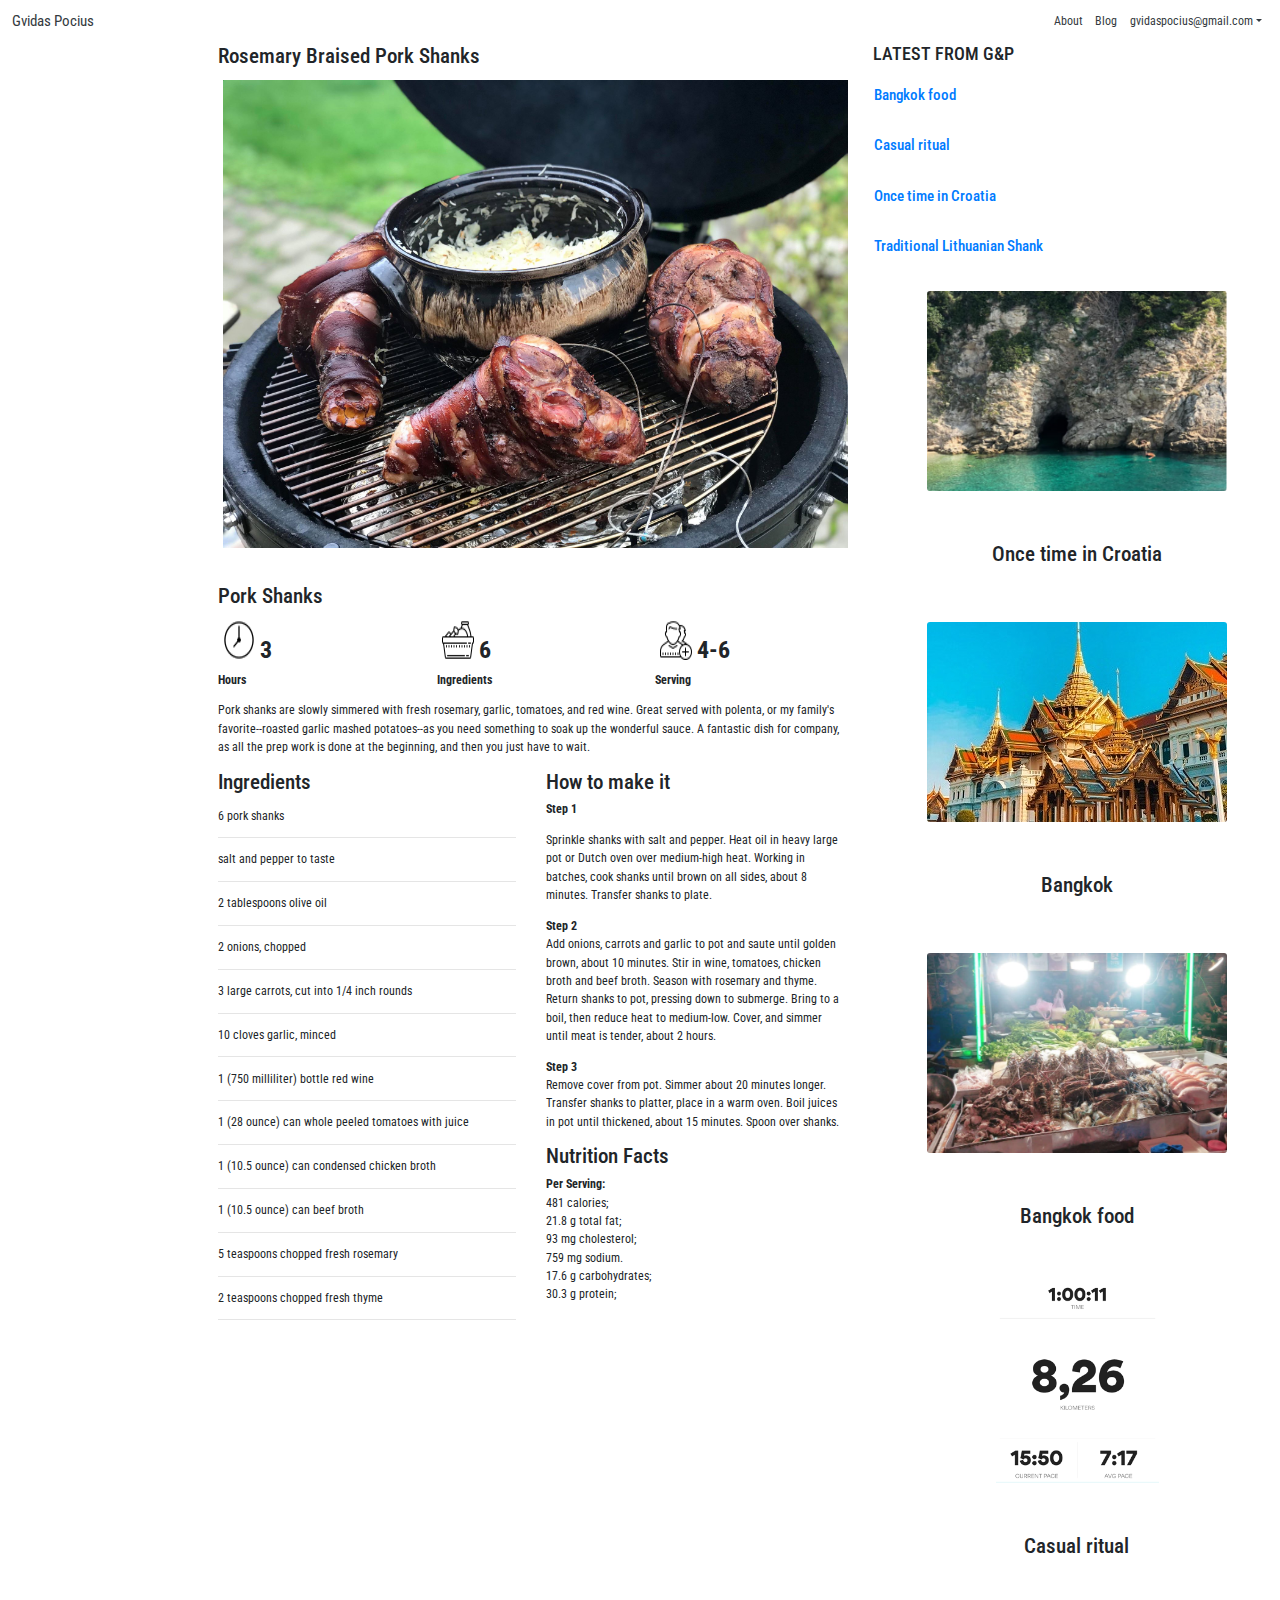
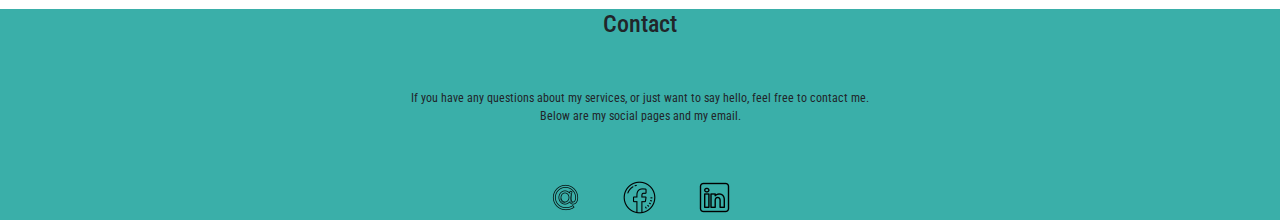
<file: paella.html>
<!DOCTYPE html>
<html lang="en" dir="ltr">
  <head>
    <meta charset="utf-8">
    <meta name="viewport" content="width=device-width, initial-scale=1.0">
    <meta http-equiv="X-UA-Compatible" content="IE=edge,chrome=1">
    <link rel="stylesheet" href="css/blogstyle.css">
    <link href="https://fonts.googleapis.com/css2?family=Roboto+Mono&display=swap" rel="stylesheet">
    <link rel="stylesheet" href="https://stackpath.bootstrapcdn.com/bootstrap/4.4.1/css/bootstrap.min.css" integrity="sha384-Vkoo8x4CGsO3+Hhxv8T/Q5PaXtkKtu6ug5TOeNV6gBiFeWPGFN9MuhOf23Q9Ifjh" crossorigin="anonymous">
<link href="https://fonts.googleapis.com/css2?family=Roboto+Condensed&display=swap" rel="stylesheet">
<title>Gvidas Pocius</title>
  </head>
  <body>
      <nav class="mb-0 navbar navbar-expand-lg navbar-dark info-color">
          <a class="navbar-brand text-dark" href="index.html">Gvidas Pocius</a>
          <button class="navbar-toggler" type="button" data-toggle="collapse" data-target="#navbarToggleExternalContent" aria-controls="navbarToggleExternalContent" aria-expanded="false" aria-label="Toggle navigation">
            <span class="navbar-toggler-icon"></span>
          </button>
          <div class="collapse navbar-collapse" id="navbarSupportedContent-4">
            <ul class="navbar-nav ml-auto">
              <li class="nav-item active">
                <a class="nav-link text-dark" href="index.html">About
                  <span class="sr-only">(current)</span>
                </a>
              </li>
              <li class="nav-item">
                <a class="nav-link text-dark" href="blog.html">Blog</a>
              </li>
              <li class="nav-item dropdown">
                <a class="nav-link dropdown-toggle text-dark" id="navbarDropdownMenuLink-4" data-toggle="dropdown"
                  aria-haspopup="true" aria-expanded="false">gvidaspocius@gmail.com</a>
                <div class="dropdown-menu dropdown-menu-right dropdown-info" aria-labelledby="navbarDropdownMenuLink-4">
                  <a class="dropdown-item text-dark" href="#">City: Klaipėda/Vilnius</a>
                  <a class="dropdown-item text-dark" href="#">Phone: +37063522409s</a>
                </div>
              </li>
            </ul>
          </div>
        </nav>
        <div class="row justify-content-end">
                <div class="col-sm-6 col-md-6">
                  <h3>Rosemary Braised Pork Shanks</h3>
                  <a href="chelsea.html">
                      <img src="css/img/meat1.jpg" class="img-fluid" alt="Responsive image">
                  </a>
                  <h3 class="margin-before">Pork Shanks</h3>

                  <div class="row">
                    <div class="col-4">
                      <div class="inline-block">
                      <img class="img-fluid icons-food" src="css/img/icons8-clock-32.png" alt="Responsive image"> <h2 class="inline-text"><b>3</b></h2>
                      </div>
                      <p><b>Hours</b></p>
                    </div>
                    <div class="col-4">
                      <div  class="inline-block">
                      <img class="img-fluid icons-food" src="css/img/icons8-ingredients-32.png" alt="Responsive image"> <h2 class="inline-text"><b>6</b></h2>
                      </div>
                      <p><b>Ingredients</b></p>
                    </div>
                    <div class="col-4">
                      <div class="inline-block">
                      <img class="img-fluid icons-food" src="css/img/icons8-add-user-group-man-man-32.png" alt="Responsive image"> <h2 class="inline-text"><b>4-6</b></h2>
                      </div>
                      <p><b>Serving</b></p>
                    </div>
                  </div>
                  <p>Pork shanks are slowly simmered with fresh rosemary, garlic, tomatoes, and red wine.
                    Great served with polenta, or my family's favorite--roasted garlic mashed potatoes--as you
                    need something to soak up the wonderful sauce. A fantastic dish for company, as all the prep
                    work is done at the beginning, and then you just have to wait.
                    <div class="row">
                      <div class="col-6">
                        <h3>Ingredients</h3>
                        <p class="ingredients-margin">
                          <p>6 pork shanks</p>
                          <hr>
                          <p>salt and pepper to taste</p>
                          <hr>
                          <p>2 tablespoons olive oil</p>
                          <hr>
                          <p>2 onions, chopped</p>
                          <hr>
                          <p>3 large carrots, cut into 1/4 inch rounds</p>
                          <hr>
                          <p>10 cloves garlic, minced</p>
                          <hr>
                          <p>1 (750 milliliter) bottle red wine</p>
                          <hr>
                          <p>1 (28 ounce) can whole peeled tomatoes with juice</p>
                          <hr>
                          <p>1 (10.5 ounce) can condensed chicken broth</p>
                          <hr>
                          <p>1 (10.5 ounce) can beef broth</p>
                          <hr>
                          <p>5 teaspoons chopped fresh rosemary</p>
                          <hr>
                          <p>2 teaspoons chopped fresh thyme</p>
                          <hr>
                      </div>
                      <div class="col-6">
                        <h3>How to make it</h3>
                        <p class="ingredients-margin">
                          <b>Step 1</b>
                          <p>Sprinkle shanks with salt and pepper. Heat oil in heavy large pot or Dutch oven over
                            medium-high heat. Working in batches, cook shanks until brown on all sides, about 8 minutes.
                            Transfer shanks to plate.</p>

                           <b>Step 2</b>
                          <p>Add onions, carrots and garlic to pot and saute until golden brown, about 10 minutes. Stir in wine,
                            tomatoes, chicken broth and beef broth. Season with rosemary and thyme. Return shanks to pot,
                            pressing down to submerge. Bring to a boil, then reduce heat to medium-low. Cover, and simmer
                            until meat is tender, about 2 hours.</p>

                           <b>Step 3</b>
                          <p>Remove cover from pot. Simmer about 20 minutes longer. Transfer shanks to platter, place
                            in a warm oven. Boil juices in pot until thickened, about 15 minutes. Spoon over shanks.</p>

                          <h3>Nutrition Facts</h3>
                          <b>Per Serving:</b>
                          <p>481 calories;<br>
                             21.8 g total fat;<br>
                              93 mg cholesterol;<br>
                              759 mg sodium.<br>
                              17.6 g carbohydrates;<br>
                              30.3 g protein;</p>
                      </div>
                    </div>


                </div>
                <div class="col-sm-6 col-md-4">
                  <h4 class="theme-author">LATEST FROM G&P</h4>
                  <div class="themes-names">
                  <h5 class="theme-recent hover_text"><a href="bangokfood.html">Bangkok food</a></h5>
                  <h5 class="theme-recent hover_text"><a href="ritual.html">Casual ritual</a></h5>
                  <h5 class="theme-recent hover_text"><a href="croatia.html">Once time in Croatia</a></h5>
                  <h5 class="theme-recent hover_text"><a href="paella.html">Traditional Lithuanian Shank</a></h5>
                  </div>
                  <div class="text-center">
                      <img src="css/img/croatia.png" class="rounded" alt="...">
                      <h3 class="theme-caption">Once time in Croatia</h3>
                  </div>
                  <div class="text-center">
                      <img src="css/img/bangkok.jpg" class="rounded" alt="...">
                      <h3 class="theme-caption">Bangkok</h3>
                  </div>
                  <div class="text-center">
                      <img src="css/img/bangkokfood.png" class="rounded" alt="...">
                      <h3 class="theme-caption">Bangkok food</h3>
                  </div>
                  <div class="text-center">
                      <img src="css/img/runningtime.png" class="rounded" alt="...">
                      <h3 class="theme-caption">Casual ritual</h3>
                  </div>
                </div>

                </div>
                <footer class="footer">
                  <div class="footer-color">
                  <h2 class="text-center text-footer text-h2">Contact</h2>

                  <div class="text-center">
                    <p>If you have any questions about my services, or just want to say hello,
                      feel free to contact me.<br> Below are my social pages and my email.</p>
                  </div>
                  <div class="container">
                    <div class="row">
                      <div class="col-4 col-md-4"><img src="css/img/icons8-email-35.png" alt=""></div>
                      <div class="col-4 col-md-4">
                        <a href="https://www.facebook.com/jullkio">
                        <img src="css/img/icons8-facebook-35.png" alt=""></a></div>
                      <div class="col-4 col-md-4">
                        <a href="https://www.linkedin.com/in/gvidas-pocius-a7aba1137/">
                        <img src="css/img/icons8-linkedin-35.png" alt=""></a></div>
                    </div>
                  </div>
                  </div>
                </footer>
      </body>
    </html>
</file>
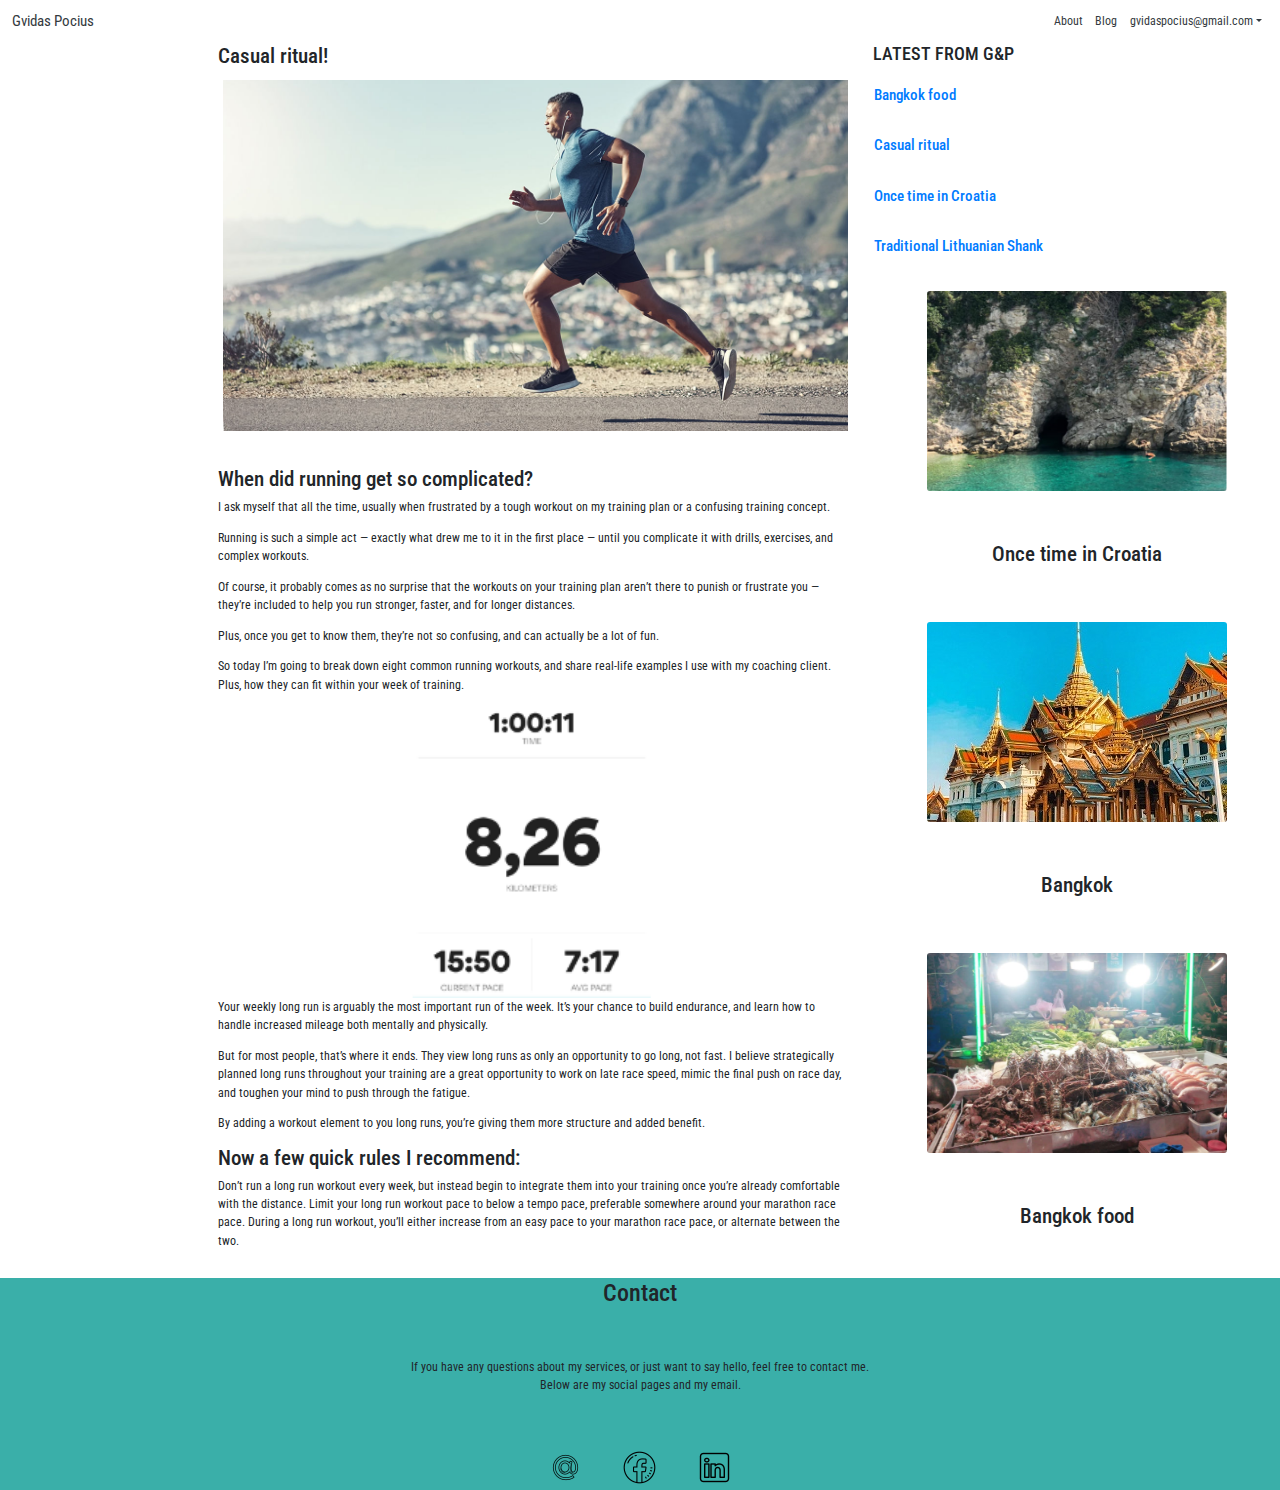
<file: ritual.html>
<!DOCTYPE html>
<html lang="en" dir="ltr">
  <head>
    <meta charset="utf-8">
    <meta name="viewport" content="width=device-width, initial-scale=1.0">
    <meta http-equiv="X-UA-Compatible" content="IE=edge,chrome=1">
    <link rel="stylesheet" href="css/blogstyle.css">
    <link href="https://fonts.googleapis.com/css2?family=Roboto+Mono&display=swap" rel="stylesheet">
    <link rel="stylesheet" href="https://stackpath.bootstrapcdn.com/bootstrap/4.4.1/css/bootstrap.min.css" integrity="sha384-Vkoo8x4CGsO3+Hhxv8T/Q5PaXtkKtu6ug5TOeNV6gBiFeWPGFN9MuhOf23Q9Ifjh" crossorigin="anonymous">
<link href="https://fonts.googleapis.com/css2?family=Roboto+Condensed&display=swap" rel="stylesheet">
<title>Gvidas Pocius</title>
  </head>
  <body>
      <nav class="mb-0 navbar navbar-expand-lg navbar-dark info-color">
          <a class="navbar-brand text-dark" href="index.html">Gvidas Pocius</a>
          <button class="navbar-toggler" type="button" data-toggle="collapse" data-target="#navbarToggleExternalContent" aria-controls="navbarToggleExternalContent" aria-expanded="false" aria-label="Toggle navigation">
            <span class="navbar-toggler-icon"></span>
          </button>
          <div class="collapse navbar-collapse" id="navbarSupportedContent-4">
            <ul class="navbar-nav ml-auto">
              <li class="nav-item active">
                <a class="nav-link text-dark" href="index.html">About
                  <span class="sr-only">(current)</span>
                </a>
              </li>
              <li class="nav-item">
                <a class="nav-link text-dark" href="blog.html">Blog</a>
              </li>
              <li class="nav-item dropdown">
                <a class="nav-link dropdown-toggle text-dark" id="navbarDropdownMenuLink-4" data-toggle="dropdown"
                  aria-haspopup="true" aria-expanded="false">gvidaspocius@gmail.com</a>
                <div class="dropdown-menu dropdown-menu-right dropdown-info" aria-labelledby="navbarDropdownMenuLink-4">
                  <a class="dropdown-item text-dark" href="#">City: Klaipėda/Vilnius</a>
                  <a class="dropdown-item text-dark" href="#">Phone: +37063522409s</a>
                </div>
              </li>
            </ul>
          </div>
        </nav>
        <div class="row justify-content-end">
                <div class="col-sm-6 col-md-6">
                  <h3>Casual ritual!</h3>
                  <a href="chelsea.html">
                      <img src="css/img/running.jpg" class="img-fluid" alt="Responsive image">
                  </a>
                  <h3 class="margin-before">When did running get so complicated?</h3>

                  <p>I ask myself that all the time, usually when frustrated by a tough workout on my
                    training plan or a confusing training concept.</p>

                  <p>Running is such a simple act — exactly what drew me to it in the first place — until
                    you complicate it with drills, exercises, and complex workouts.</p>

                  <p>Of course, it probably comes as no surprise that the workouts on your training plan
                    aren’t there to punish or frustrate you — they’re included to help you run stronger, faster, and for longer distances.</p>

                  <p>Plus, once you get to know them, they’re not so confusing, and can actually be a lot of fun.</p>

                  <p>So today I’m going to break down eight common running workouts, and share real-life examples
                     I use with my coaching client. Plus, how they can fit within your week of training.</p>
                  <img src="css/img/runningtime.png" class="img-fluid size-image " alt="Responsive image">

                  <p>Your weekly long run is arguably the most important run of the week. It’s your chance to build endurance,
                    and learn how to handle increased mileage both mentally and physically.</p>

                  <p>But for most people, that’s where it ends. They view long runs as only an opportunity to go long, not fast.
                    I believe strategically planned long runs throughout your training are a great opportunity to work on late race speed,
                    mimic the final push on race day, and toughen your mind to push through the fatigue.</p>

                    <p>By adding a workout element to you long runs, you’re giving them more structure and added benefit.<p>

                    <h3>Now a few quick rules I recommend:</h3>

                  <p>Don’t run a long run workout every week, but instead begin to integrate them into your training once you’re already comfortable with the distance.
                    Limit your long run workout pace to below a tempo pace, preferable somewhere around your marathon race pace.
                    During a long run workout, you’ll either increase from an easy pace to your marathon race pace, or alternate between the two.</p>
                </div>
                <div class="col-sm-6 col-md-4">
                  <h4 class="theme-author">LATEST FROM G&P</h4>
                  <div class="themes-names">
                  <h5 class="theme-recent hover_text"><a href="bangokfood.html">Bangkok food</a></h5>
                  <h5 class="theme-recent hover_text"><a href="ritual.html">Casual ritual</a></h5>
                  <h5 class="theme-recent hover_text"><a href="croatia.html">Once time in Croatia</a></h5>
                  <h5 class="theme-recent hover_text"><a href="paella.html">Traditional Lithuanian Shank</a></h5>
                  </div>
                  <div class="text-center">
                      <img src="css/img/croatia.png" class="rounded" alt="...">
                      <h3 class="theme-caption">Once time in Croatia</h3>
                  </div>
                  <div class="text-center">
                      <img src="css/img/bangkok.jpg" class="rounded" alt="...">
                      <h3 class="theme-caption">Bangkok</h3>
                  </div>
                  <div class="text-center">
                      <img src="css/img/bangkokfood.png" class="rounded" alt="...">
                      <h3 class="theme-caption">Bangkok food</h3>
                  </div>
                </div>

                </div>
                <footer class="footer">
                  <div class="footer-color">
                  <h2 class="text-center text-footer text-h2">Contact</h2>

                  <div class="text-center">
                    <p>If you have any questions about my services, or just want to say hello,
                      feel free to contact me.<br> Below are my social pages and my email.</p>
                  </div>
                  <div class="container">
                    <div class="row">
                      <div class="col-4 col-md-4"><img src="css/img/icons8-email-35.png" alt=""></div>
                      <div class="col-4 col-md-4">
                        <a href="https://www.facebook.com/jullkio">
                        <img src="css/img/icons8-facebook-35.png" alt=""></a></div>
                      <div class="col-4 col-md-4">
                        <a href="https://www.linkedin.com/in/gvidas-pocius-a7aba1137/">
                        <img src="css/img/icons8-linkedin-35.png" alt=""></a></div>
                    </div>
                  </div>
                  </div>
                </footer>
      </body>
    </html>
</file>
<file: Quiz/css.css>
section.landing-page-container {
    height: 100vh;
    width: 100%;
    background-color: #D9AFD9;
    background-image: linear-gradient(0deg, #D9AFD9 0%, #97D9E1 100%);
}

div.landing-page-wrapper {
    animation: fade .8s;
}

h1#landing-page-heading {
    text-align: center;
    font-size: 55px;
    letter-spacing: 3px;
    padding-top: 60px;
}


div.landing-inputs-wrapper {
    position: absolute;
    top: 50%;
    left: 50%;
    transform: translate(-50%, -50%);
    color: black;
    border-radius: 3px;
    margin-top: 100px;
    animation: fade 1.5s;
}

@keyframes fade {
    0% {
        opacity: 0;
    }
    100% {
        opacity: 1;
    }
}

div.landing-inputs-wrapper input {
    width: 300px;
    font-size: 17px;
    font-family: 'Josefin Sans', sans-serif;
    padding: 15px 10px;
    margin: 10px auto;
    background: transparent;
    border-radius: 3px;
    outline: none;
    transition: all .3s;
    display: block;
}


div.landing-inputs-wrapper input:focus {
    border-bottom: 2px solid #fff;
     border-bottom: 2px solid #fff;
}

#start-quiz-btn {
    font-family: 'Cabin', sans-serif;
    width: 300px;
    padding: 13px 10px;
    margin: 15px auto;
    font-size: 18px;
    letter-spacing: 1.5px;
    border-radius: 25px;
    border: 2px solid #aaa;
    outline: none;
    color: #aaa;
    background: transparent;
    display: block;
    transform: translateX(0px);
    transition: all .3s;
}

#start-quiz-btn:hover {
    border: 2px solid #fff;
    color: #fff;
    transform: translateX(-1px);
}

section.admin-panel-container {
    height: 90vh;
    width: 95%;
    margin: 5vh 2.5%;
    position: relative;
    background: linear-gradient(to bottom right,rgba(0, 0, 0, .3), rgba(0, 0, 0, .7)), url("images/admin-bg.jpg") no-repeat center;
    box-shadow: 15px 15px 35px #999;
    background-size: cover;
    overflow: hidden;
    animation: fade .8s;
}

div.admin-panel-wrapper {
    width: 60%;
    height: 65%;
    position: absolute;
    left: 40px;
    top: 40px;
    background: rgba(0, 0, 0, .65);
    border-radius: 3px;
    overflow: auto;
}

div.admin-panel-wrapper::-webkit-scrollbar {
    background: rgba(0,0,0,.2);
    width: 15px
}

div.admin-panel-wrapper::-webkit-scrollbar-thumb {
      background-color: #333;
}

div.header{
    overflow: hidden;
}

div.header h2 {
    font-family: 'Josefin Sans', sans-serif;
    font-size: 30px;
    text-align: left;
    width: 50%;
    float: left;
    padding: 20px;
    color: #fff;
}

div.forms-wrapper {
    width: 80%;
    margin: 1% auto;
}

#new-question-text {
    font-family: 'Josefin Sans', sans-serif;
    font-size: 18px;
    color: #eee;
    max-width: 500px;
    min-width: 300px;
    width: 50%;
    height: 60px;
    border-radius: 2px;
    border: .5px solid #eee;
    display: block;
    margin: 10px 0 10px 80px;
    padding: 7px;
    outline: none;
    background: #444;
    transition: all .5s;
}

#new-question-text:focus {
    border: .5px solid #3b8beb;
    background: #555;
}

div.admin-option-wrapper {
    position: relative;
    width: 70%;
}

div.forms-wrapper input[type="text"] {
    width: 300px;
    font-family: 'Josefin Sans', sans-serif;
    font-size: 17px;
    color: #eee;
    display: block;
    margin: 10px 0 10px 80px;
    padding: 10px 5px;
    border-radius: 2px;
    border: .5px solid #eee;
    outline: none;
    background: #444;
    animation: fade .5s;
    transition: all .5s;
}

div.forms-wrapper input[type="text"]:focus {
    border: .5px solid #3b8beb;
    background: #555;
}

div.forms-wrapper input[type="radio"] {
    position: absolute;
    left: 60px;
    top: 15px;
}

#question-insert-btn {
    font-family: 'Cabin', sans-serif;
    margin-left: 80px;
    padding: 10px 10px;
    width: 120px;
    color: #eee;
    font-size: 16px;
    letter-spacing: 1.5px;
    background: #222;
    border-radius: 25px;
    outline: none;
    border: 1px solid #ccc;
    transition: background .3s, border .3s, box-shadow .3s;
}

#question-insert-btn:hover {
    color: #eee;
    border: 1px solid #fff;
    background: #555;
}

#admin-logout-btn {
    font-family: 'Cabin', sans-serif;
    font-size: 15px;
    float: right;
    margin: 20px;
    background-color: #222;
    border-radius: 25px;
    width: 110px;
    letter-spacing: 1.5px;
    color: #eee;
    padding: 10px;
    border: 1px solid #ccc;
    outline: none;
    transition: all .3s;
}

#admin-logout-btn:hover {
    color: #fff;
    border: 1px solid #fff;
    background-color: #555;
}

#questions-clear-btn {
    letter-spacing: 1.5px;
    font-family: 'Cabin', sans-serif;
    color: #eee;
    font-size: 16px;
    padding: 10px;
    border-radius: 25px;
    width: 120px;
    background: #222;
    position: absolute;
    right: 15px;
    bottom: 20px;
    border: 1px solid #ccc;
    outline: none;
    transition: all .3s;
}

#questions-clear-btn:hover {
    border: 1px solid #fff;
    background: #555;
}

#question-update-btn {
    font-family: 'Cabin', sans-serif;
    padding: 10px;
    margin-left: 80px;
    width: 110px;
    color: #eee;
    font-size: 16px;
    letter-spacing: 1.5px;
    background: #222;
    border-radius: 25px;
    border: 1px solid #ccc;
    outline: none;
    visibility: hidden;
    transition: background .3s, border .3s, box-shadow .3s;
}

#question-update-btn:hover {
    border: 1px solid #fff;
    background: #555;
    color: #fff;
}

#question-delete-btn {
    font-family: 'Cabin', sans-serif;
    margin-left: 80px;
    padding: 10px;
    width: 110px;
    color: #eee;
    font-size: 16px;
    letter-spacing: 1.5px;
    background: #222;
    border-radius: 25px;
    border: 1px solid #ccc;
    outline: none;
    visibility: hidden;
    transition: background .3s, border .3s, box-shadow .3s;
}

#question-delete-btn:hover {
    border: 1px solid #fff;
    background: #555;
}


div.inserted-questions-wrapper {
    padding: 10px 0;
    width: 60%;
    height: 20%;
    position: absolute;
    left: 40px;
    bottom: 40px;
    background: rgba(0, 0, 0, .65);
    border-radius: 3px;
    overflow: auto;
}

div.inserted-questions-wrapper::-webkit-scrollbar {
    background: rgba(0,0,0,.2);
    width: 15px;
}

div.inserted-questions-wrapper::-webkit-scrollbar-thumb {
      background-color: #333;
}

div.inserted-questions-wrapper p {
    color: #eee;
    background: #444;
    padding: 6px 10px;
    width: 92%;
    margin: 5px auto;
    border-radius: 2px;
    border: 1px solid #ccc;
    transition: background .3s;
}

div.inserted-questions-wrapper p:hover {
    border: 1px solid #fff;
    background: #555;
}

div.inserted-questions-wrapper p span {
    font-family: 'Josefin Sans', sans-serif;
    font-size: 16px;
}

div.inserted-questions-wrapper p button {
    font-family: 'Cabin', sans-serif;
    float: right;
    color: #eee;
    padding: 4px 10px;
    margin-top: -4px;
    border: 1px solid #ccc;
    border-radius: 25px;
    letter-spacing: 1.5px;
    background-color: #222;
    transition: all .3s;
}

div.inserted-questions-wrapper p button:hover {
    background: #777;
    border: 1px solid #fff;
}

div.results-list-container {
    width: 30%;
    position: absolute;
    height: 90%;
    right: 35px;
    top: 5%;
    background: rgba(0, 0, 0, .65);
    border-radius: 3px;
    overflow: auto;
}

.clear {
    overflow: hidden;
}

div.results-list-container h2 {
    font-family: 'Josefin Sans', sans-serif;
    font-size: 30px;
    color: #eee;
    text-align: left;
    float: left;
    padding: 20px;
}

#results-clear-btn {
    font-family: 'Cabin', sans-serif;
    letter-spacing: 1.5px;
    float: right;
    margin: 10px;
    color: #eee;
    font-size: 16px;
    padding: 10px;
    border-radius: 25px;
    width: 130px;
    background: #222;
    outline: none;
    border: 1px solid #ccc;
    transition: all .3s;
}

#results-clear-btn:hover {
    border: 1px solid #fff;
    background: #555;
    color: #fff;
}

div.results-list-container::-webkit-scrollbar {
    background: rgba(0,0,0,.2);
    width: 15px
}

div.results-list-container::-webkit-scrollbar-thumb {
      background-color: #333;
}
div.results-list-container p {
    font-family: 'Josefin Sans', sans-serif;
    width: 90%;
    padding: 5px;
    margin: 10px auto;
    text-align: center;
    border-radius: 2px;
    border: 1px solid #ccc;
    text-transform:capitalize;
    overflow: hidden;
    color: #eee;
    background: #444;
    transition: background .3s, border .3s;
}

div.results-list-container p:hover {
    border: 1px solid #eee;
    background: #555;
}

div.results-list-container p span {
    margin: 5px;
    float: left;
    font-size: 17px;
}

.delete-result-btn {
    font-family: 'Cabin', sans-serif;
    letter-spacing: 1.5px;
    display: block;
    float: right;
    padding: 5px 10px;
    border-radius: 25px;
    color: #eee;
    background: #222;
    border: 1px solid #ccc;
    outline: none;
    transition: background .3s, border .3s;
}

.delete-result-btn:hover {
    background: #777;
    border: 1px solid #fff;
}
/**************************************
***********END LANDING SECTION*********
**************************************/

/**************************************
***********START QUIZ SECTION**********
**************************************/
section.quiz-container {
    height: 90vh;
    width: 95%;
    margin: 5vh 2.5%;
    position: relative;
    background: linear-gradient(to bottom right,rgba(0, 0, 0, .35), rgba(0, 0, 0, .75)), url("images/quiz-bg.jpg") no-repeat center;
    box-shadow: 0px 10px 25px #aaa;
    background-size: cover;
    overflow: hidden;
    animation: fade .8s;
}

div.quiz-wrapper {
    position: absolute;
    width: 60%;
    height: 80vh;
    background: rgba(0, 0, 0, .65);
    margin: 5vh 5% 5vh 3%;
    border-radius: 3px;
    overflow: auto;
}

div.quiz-wrapper::-webkit-scrollbar {
    background: rgba(0,0,0,.2);
    width: 15px
}

div.quiz-wrapper::-webkit-scrollbar-thumb {
      background-color: #333;
}


h2#asked-question-text {
    font-family: 'Raleway', sans-serif;
    color: #eee;
    text-indent: 15px;
    font-size: 26px;
    width: 90%;
    margin: 30px auto 10px auto;
}

div.instant-answer-container {
    width: 80%;
    margin: auto;
    position: relative;
    opacity: 0;
}

div#instant-answer-wrapper {
    border-radius: 5px;
    padding: 10px;
    overflow: hidden;
}

div#instant-answer-wrapper::before {
    content: " ";
    height: 0;
    position: absolute;
    width: 0;
    z-index: 1;
    left: 43px;
    bottom: 16px;
    border: medium solid white;
    border-width: 8px 8px 8px 0;
    border-color: transparent #eee transparent transparent;
}


#emotion {
    display: block;
    float: left;
    margin: 14px 15px;
}

div.red {
    border: 1px solid #e62739;
    background-color: rgba(250, 0, 0, .3);
}

div.green {
    border: 1px solid #4CAF50;
    background-color: rgba(0, 250, 0, .2);
}

div#instant-answer-wrapper p {
    font-family: 'Josefin Sans', sans-serif;
    color: #eee;
    float: left;
    width: 80%;
    margin-top: 8px;
}

div#instant-answer-wrapper button {
    font-family: 'Cabin', sans-serif;
    display: inline;
    float: right;
    padding: 4px 10px;
    background: #222;
    outline: none;
    border: 1px solid #eee;
    color: #eee;
    border-radius: 25px;
    letter-spacing: 1.5px;
    font-size: 16px;
    transition: background .3s, color .3s, border .3s;
}

div#instant-answer-wrapper button:hover {
    background: #777;
    color: #fff;
    border: 1px solid #fff;
}

div.quiz-options-wrapper {
    width: 80%;
    margin: 40px auto 0 auto;
}

div.quiz-options-wrapper div {
    margin-bottom: 20px;
    border: 1px solid #eee;
    border-radius: 3px;
    padding: 20px 0;
    position: relative;
    transition: all .5s;
    background-color: #444;
    overflow: hidden;
    animation: fade 1s;
}


div.quiz-options-wrapper div:hover {
    border: 1px solid #fff;
    bottom: .5px;
    background-color: #555;
    cursor: pointer;
}

div.quiz-options-wrapper div:hover > p
{
    color: #fff;
}


div.quiz-options-wrapper div span {
    display: block;
    padding: 5px 10px;
    float: left;
    text-align: center;
    margin-left: 20px;
    font-size: 25px;
    border: 1px solid #eee;
    color: #eee;
    font-weight: bold;
    border-radius: 3px;
    transition: all .2s;
    background: rgba(65, 179, 163, .5)
}

div.quiz-options-wrapper div span::before {
    content: " ";
    height: 0;
    position: absolute;
    width: 0;
    z-index: 1;
    left: 31px;
    bottom: -0px;
    border: medium solid white;
    border-width: 10px 10px 10px 10px;
    border-color: #eee transparent transparent transparent;
    transition: all .2s;

}

div.quiz-options-wrapper div:hover > span {
    border: 1px solid #ddd;
    color: #fff;
    background-color: rgba(65, 179, 163, .7);
}

div.quiz-options-wrapper div:hover > span::before {
    border-color: #fff transparent transparent transparent;
}

div.quiz-options-wrapper div p {
    font-family: 'Josefin Sans', sans-serif;
    float: left;
    margin-left: 10px;
    font-size: 20px;
    color: #eee;
    transition: all .2s;
}

/*PROGRES BAR*/

div.progressBar {
    font-family: 'Cormorant Garamond', serif;
    background: rgba(0, 0, 0, .65);
    position: absolute;
    right: 9%;
    width: 300px;
    height: 300px;
    margin-top: 15%;
    display: flex;
    justify-content: center;
}


div.progressBar progress {
    position: absolute;
    width: 250px;
    height: 25px;
    display: block;
    bottom: 40px;
}


progress {
    /* Reset the default appearance */
    -webkit-appearance: none;
    -moz-appearance: none;
    appearance: none;
}

/* Determinate */
progress[value] {
    /* Reset the default appearance */
    -webkit-appearance: none;
    -moz-appearance: none;
    appearance: none;
}

/* Indeterminate */
progress:not([value]) {
    /* Reset the default appearance */
    -webkit-appearance: none;
    -moz-appearance: none;
    appearance: none;
}

progress::-webkit-progress-bar {
    background: #aaa;
    box-shadow: 0 2px 3px rgba(0,0,0,0.2) inset;
    border-radius: 25px;
    border: 1px solid #eee;
}

progress::-webkit-progress-value {
    background-color: #444;
    border-radius: 25px;
}

progress::-moz-progress-bar {
    background-color: #444;
    border-radius: 3px;
}


p#progress {
    border: 1px solid #eee;
    position: absolute;
    top: 70px;
    padding: 30px 40px;
    font-size: 75px;
    font-weight: bold;
    color: #eee;
    border-radius: 3px;
    background-color: #444;
}

/**************************************
*********END LANDING SECTION***********
**************************************/

/**************************************
******START FINAL RESULT SECTION*******
**************************************/

section.final-result-container {
    font-family: 'Raleway', sans-serif;
    height: 90vh;
    width: 95%;
    margin: 5vh 2.5%;
    position: relative;
    box-shadow: 0px 10px 25px #aaa;
    background: linear-gradient(to bottom right,rgba(0, 0, 0, .35), rgba(0, 0, 0, .75)), url("images/final-bg.jpeg") no-repeat center;
    background-size: cover;
    border-radius: 3px;
    animation: fade .8s;
}

div.final-result-wrapper {
    height: 90vh;
    width: 90%;
    margin: 5vh 5%;
    position: relative;
}

div.final-result {
    width: 70%;
    height: 70vh;
    position: absolute;
    top: 50%;
    left: 50%;
    transform: translate(-50%, -50%);
    background: rgba(0, 0, 0, .65);
    border-radius: 3px;
    overflow: auto;
}

h2#final-score-text {
    width: 80%;
    text-align: center;
    margin: 230px auto 0 auto;
    font-size: 25px;
    color: #eee;
}

button#final-logout-btn {
    font-family: 'Cabin', sans-serif;
    font-size: 16px;
    margin: 10px;
    padding: 10px;
    float: right;
    border-radius: 25px;
    width: 110px;
    letter-spacing: 1.5px;
    color: #eee;
    background: #222;
    outline: none;
    border: 1px solid #ccc;
    transition: all .3s;
}

button#final-logout-btn:hover {
    border: 1px solid #fff;
    background: #555;
}
</file>
<file: css/blogstyle.css>
html , body {
  height: 100%;
  font-size: calc(7px + (22 - 14) * ((100vw - 100px) / (2100 - 300)));
}

* {
  margin: 0;
  padding: 0;
  box-sizing: border-box;
  font-family: 'Roboto Condensed', sans-serif;
}

.first-pages {
background-size: cover;
height: 100%;
overflow: hidden;
}

.circle-photo {
  border-radius: 50%;
  height: 200px;
  width: 200px;
}

.second-page {
  background: url(img/background.jpg) no-repeat center center fixed;
  background-size: cover;
  height: 100%;
  overflow: hidden;
}

.text-h2 {
}

.thumb {
    max-width: 2200px;
    max-height: 200px;
    min-width: 300px;
    min-height: 150px;
}

.icons-food {
  max-width: 40px;
  max-height: 40px;
}
.theme-margin {
  margin-top: 30px
}

.theme-author {
  margin-bottom: 20px;
}

.theme-recent {
  margin-bottom: 30px;
}

.rounded, .theme-about, .text-center {
  margin-bottom: 50px;
}

.after-cente {
  margin-top: 40px;
  cursor: pointer;
  animation: dubstep 0.8572 2 ease;

  &:hover {
      animation: dubstep 1.2858s infinite ease;
    }
  }

.hover_text:after {
  content: "";
  height: 5px;
  left: 0;
  width: 1px;
  position: absolute;
  -webkit-transition: width 1s ease, background-color 1s ease;
  -moz-transition: width 1s ease, background-color 1s ease;;
  -ms-transition: width 1s ease, background-color 1s ease;;
  -o-transition: width 1s ease, background-color 1s ease;;
  transition: width 1s ease, background-color 1s ease;;
  right: 0;
  margin: 0 auto;
}

.hover_text {
  -webkit-tap-highlight-color: rgba(0, 0, 0, 0);
  display: block;
  width: 100%;
  padding: 1px;
  position: relative;
  z-index: 2;
  box-sizing: border-box;
  -moz-box-sizing: border-box;
  -webkit-box-sizing: border-box;
}

.hover_text:hover {
  color: red;
  -webkit-transition: color 2s ease;
  -moz-transition: color 2s ease;
  -ms-transition: color 2s ease;
  -o-transition: color 2s ease;
  transition: color 1s ease;
  cursor: pointer;
}

.hover_text:hover:after,
.hover_text:focus:after{
  width: 100%;
  background-color: red;
}

.img-fluid,.img-thumbnail { transition: all .2s ease-in-out; }
.img-fluid:hover { transform: scale(1.1); }
.img-thumbnail:hover .img-fluid:hover { transform: scale(1.1); }

.margin-before {
  margin-top: 30px;
}

.size-image {
  width: 70%;
  height: 50%;
  display: block;
  margin: 0 auto;
}

.bangkokfood {
  height: 400px;
}

.container{
display: flex;
flex-wrap: wrap;
justify-content: center;
}


        .flex-column {
            max-width: 290px;
        }

        img {
            margin: 5px;
        }

  .inline-block {
    display: flex;
  }

  .inline-text {
    margin-top: 20px;
  }

  .footer {
    height: 50px;
    background-color: #3AAFA9;
  }

  .footer-color {
  background-color: #3AAFA9;
}
</file>
